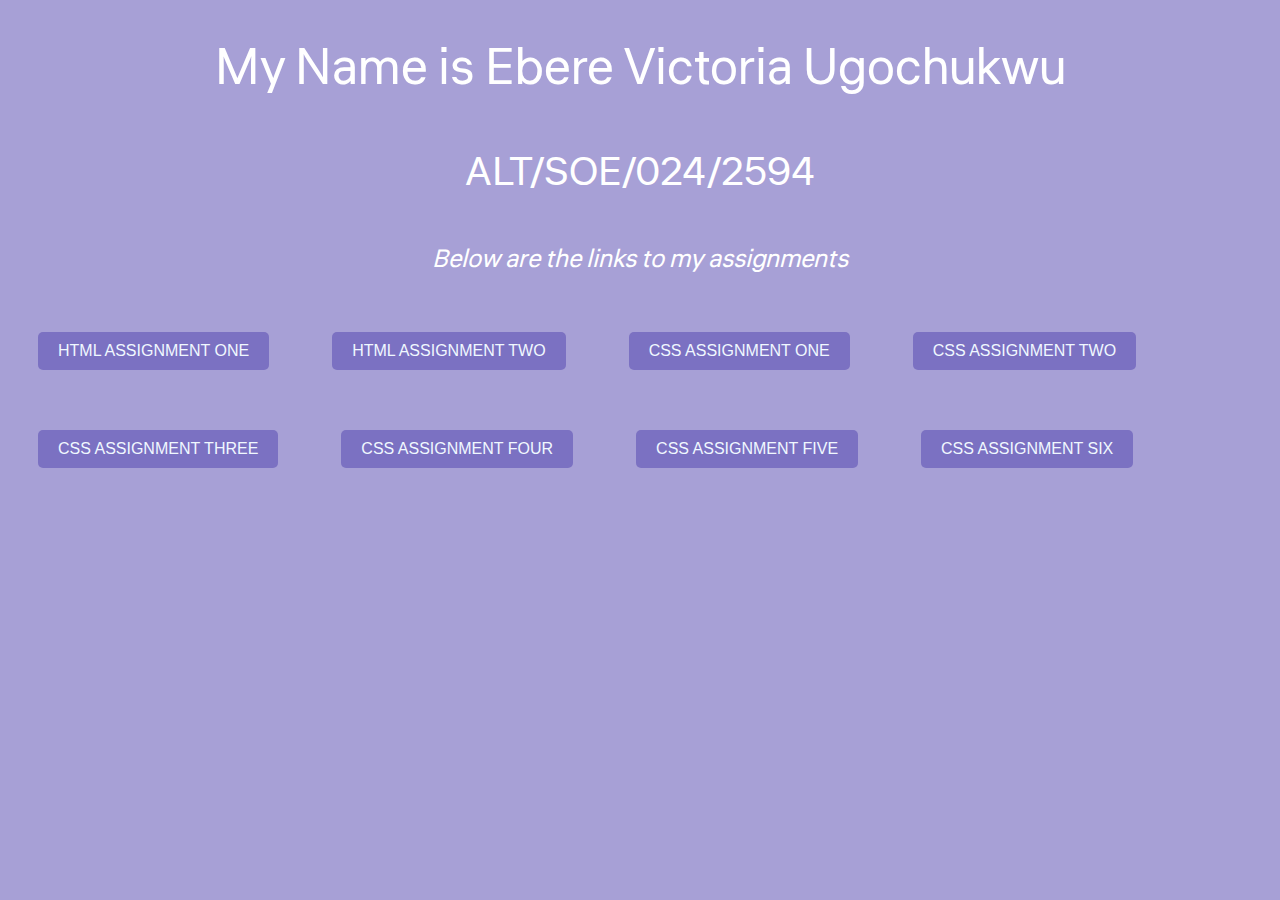
<file: index.html>
<!DOCTYPE html>
<html lang="en">
  <head>
    <meta charset="UTF-8" />
    <meta name="viewport" content="width=device-width, initial-scale=1.0" />
    <title>Ebere's Assignment</title>
    <link rel="stylesheet" type="text/css" href="style.css">
    <!-- Googlefont-->
    <link rel="preconnect" href="https://fonts.googleapis.com">
    <link rel="preconnect" href="https://fonts.gstatic.com" crossorigin>
    <link href="https://fonts.googleapis.com/css2?family=Albert+Sans:ital,wght@0,100..900;1,100..900&family=IBM+Plex+Sans:ital,wght@0,100..700;1,100..700&family=Liter&family=M+PLUS+Rounded+1c&display=swap" rel="stylesheet">
  </head>
  <body>
    <h1>My Name is Ebere Victoria Ugochukwu</h1>
    <p class="student-id">ALT/SOE/024/2594</p>
    <p class="assign-links"><i>Below are the links to my assignments</i></p>

    <button class="custom-button">
      <a href="HTML ASS ONE/index.html">HTML ASSIGNMENT ONE</a>
    </button>
    <button class="custom-button">
      <a href="HTML Assignment two/index.html">HTML ASSIGNMENT TWO</a>
    </button>
    <button class="custom-button">
      <a href="assign_css1/index.html">CSS ASSIGNMENT ONE</a>
    </button>
    <button class="custom-button">
      <a href="assign_css2/index.html">CSS ASSIGNMENT TWO</a>
    </button class="custom-button">
    <button class="custom-button">
      <a href="assign_css3/index.html">CSS ASSIGNMENT THREE</a>
    </button>
    <button class="custom-button">
      <a href="assign_css4/index.html">CSS ASSIGNMENT FOUR</a>
    </button>
    <button class="custom-button">
      <a href="assign_css5/index.html">CSS ASSIGNMENT FIVE</a>
    </button>
    <button class="custom-button">
        <a href="assign_css6/index.html">CSS ASSIGNMENT SIX</a>
      </button>
  </body>
</html>
</file>
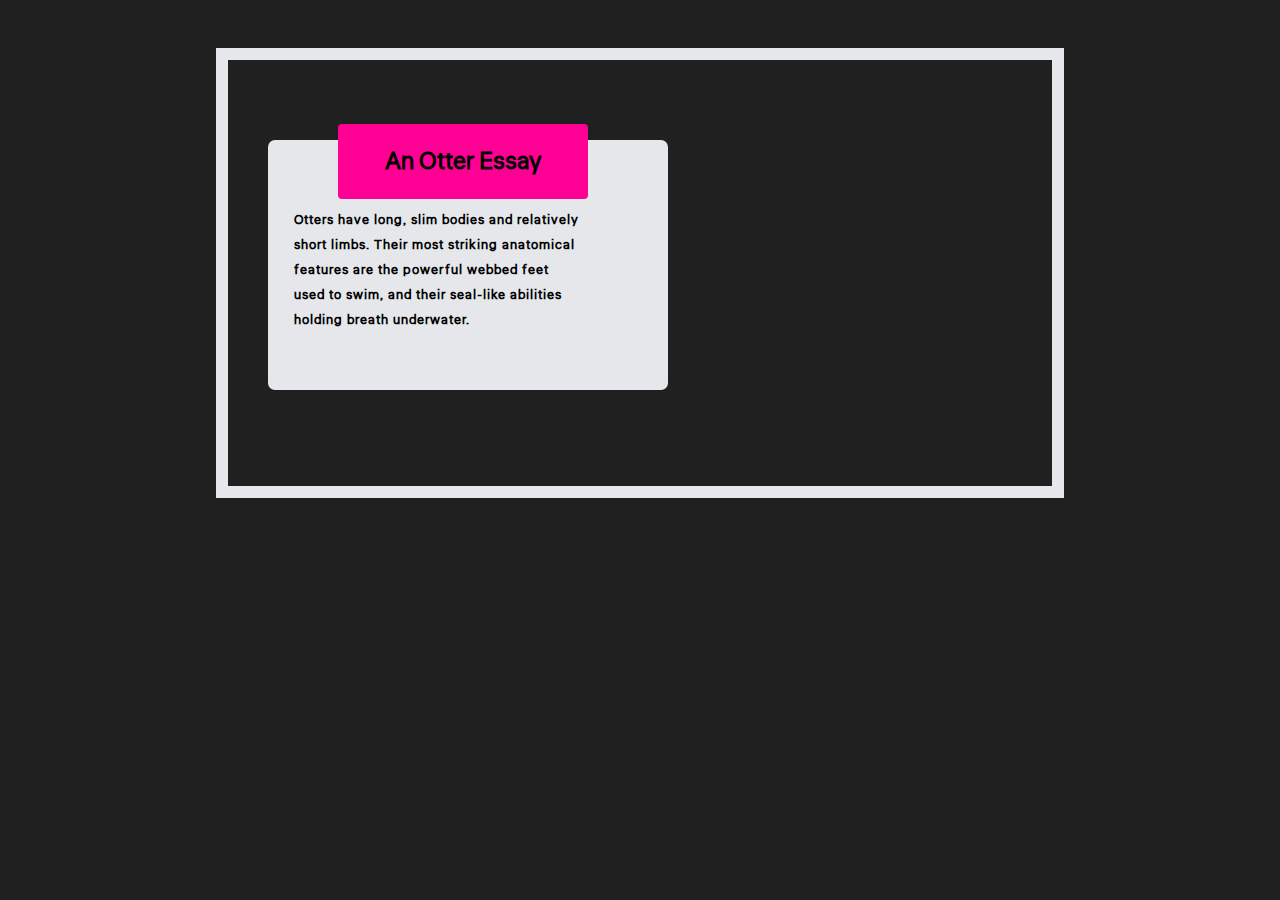
<file: assign_css1/index.html>
<!DOCTYPE html>
<html lang="en">
  <head>
    <meta charset="UTF-8" />
    <meta name="viewport" content="width=device-width, initial-scale=1.0" />
    <title>First CSS Assignment(Otter Essay)</title>
    <link rel="preconnect" href="https://fonts.googleapis.com" />
    <link rel="preconnect" href="https://fonts.gstatic.com" crossorigin />
    <link
      href="https://fonts.googleapis.com/css2?family=Liter&display=swap"
      rel="stylesheet"
    />
    <link rel="stylesheet" type="text/css" href="style.css" />
  </head>
  <body>
    <div class="container">
      <div class="bottom-div">
        <p>
          Otters have long, slim bodies and relatively<br />
          short limbs. Their most striking anatomical<br />
          features are the powerful webbed feet <br />
          used to swim, and their seal-like abilities<br />
          holding breath underwater.
        </p>
      </div>
      <div class="top-div">
        <h2>An Otter Essay</h2>
      </div>
    </div>
  </body>
</html>
</file>
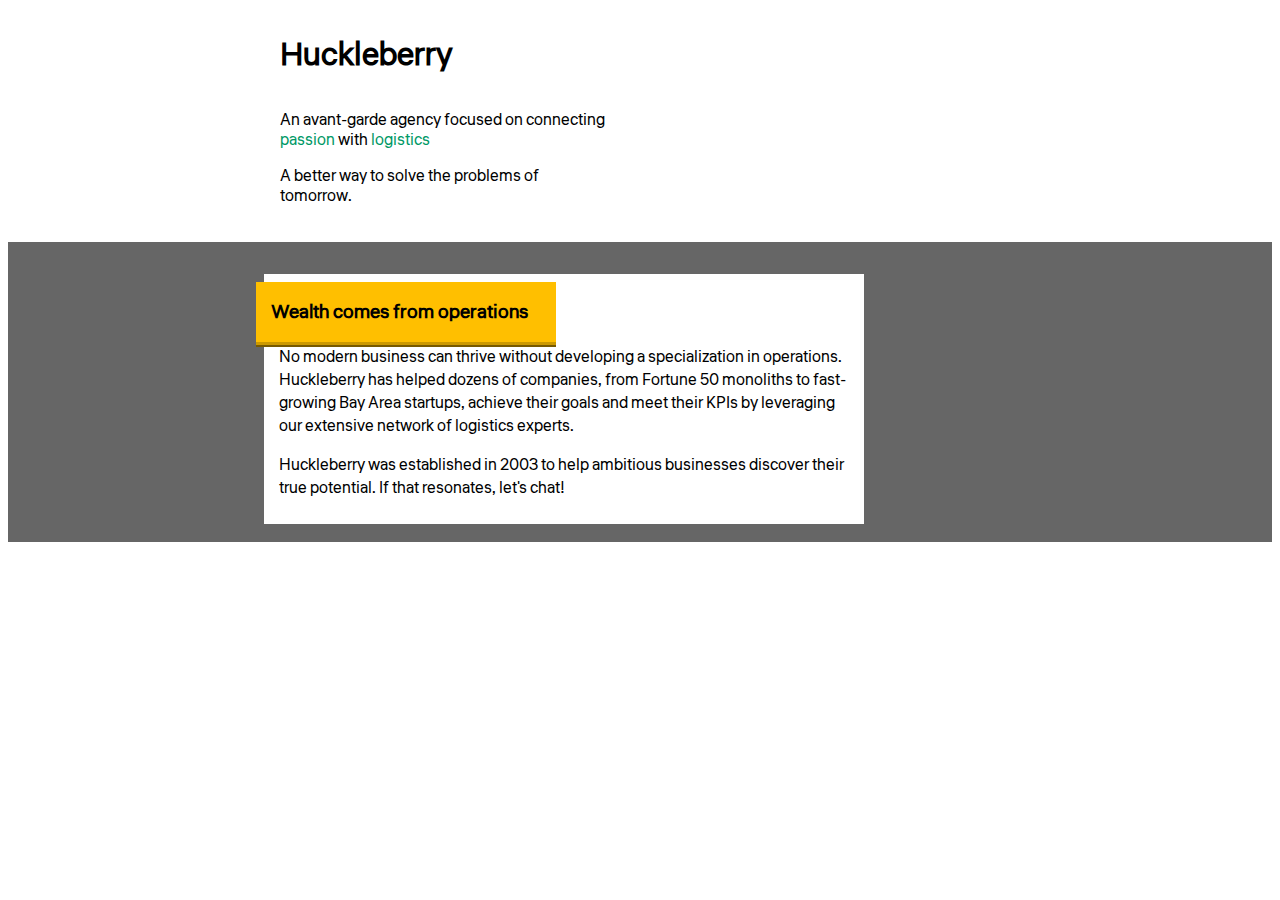
<file: assign_css2/index.html>
<!DOCTYPE html>
<html lang="en">
  <head>
    <meta charset="UTF-8" />
    <meta name="viewport" content="width=device-width, initial-scale=1.0" />
    <title>Second CSS Assignment(Huckleberry)</title>
    <!--Stylesheet-->
    <link rel="stylesheet" type="text/css" href="style.css" />
    <!-- Googlefont-->
    <link rel="preconnect" href="https://fonts.googleapis.com" />
    <link rel="preconnect" href="https://fonts.gstatic.com" crossorigin />
    <link
      href="https://fonts.googleapis.com/css2?family=Albert+Sans:ital,wght@0,100..900;1,100..900&family=Liter&display=swap"
      rel="stylesheet"
    />
  </head>
  <body>
    <div class="header">
      <h1>Huckleberry</h1>
      <p class="first-paragraph">
        An avant-garde agency focused on connecting<br />
        <span style="color: #009966">passion</span> with
        <span style="color: #009966">logistics</span>
      </p>
      <p class="first-paragraph">
        A better way to solve the problems of <br />
        tomorrow.
      </p>
    </div>
    <section>
      <div class="container"></div>
      <div class="bottom-div">
        <p class="bottom-paragraph1">
          No modern business can thrive without developing a specialization in
          operations.<br />
          Huckleberry has helped dozens of companies, from Fortune 50 monoliths
          to fast- <br />
          growing Bay Area startups, achieve their goals and meet their KPIs by
          leveraging <br />
          our extensive network of logistics experts.
        </p>
        <p class="bottom-paragraph2">
          Huckleberry was established in 2003 to help ambitious businesses
          discover their <br />
          true potential. If that resonates, let's chat!
        </p>
      </div>
      <div class="top-div">
        <h2>Wealth comes from operations</h2>
      </div>
    </section>
  </body>
</html>
</file>
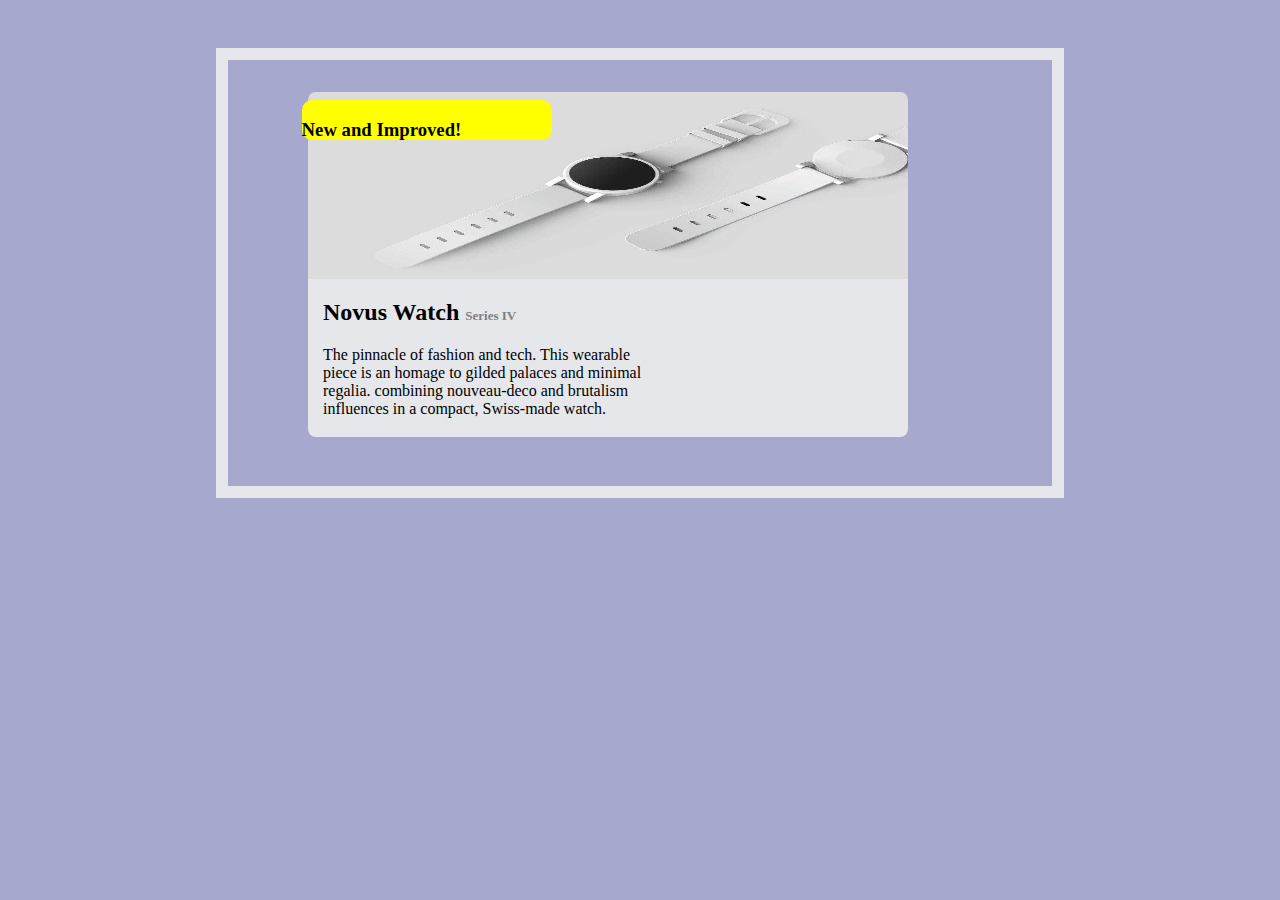
<file: assign_css3/index.html>
<!DOCTYPE html>
<html lang="en">
  <head>
    <meta charset="UTF-8" />
    <meta name="viewport" content="width=device-width, initial-scale=1.0" />
    <title>Third CSS Assignment(Novus Watch)</title>
    <link rel="stylesheet" type="text/css" href="style.css" />
  </head>
  <body>
    <div class="container">
      <img src="assets/image/wristwatch.jpg" alt="" />
      <div class="top-div">
        <h3>New and Improved!</h3>
      </div>
      <div class="bottom-div">
        <h2>
          Novus Watch
          <span style="color: grey; font-size: small">Series IV</span>
        </h2>
        <p>
          The pinnacle of fashion and tech. This wearable <br />
          piece is an homage to gilded palaces and minimal <br />
          regalia. combining nouveau-deco and brutalism <br />
          influences in a compact, Swiss-made watch.
        </p>
      </div>
    </div>
  </body>
</html>
</file>
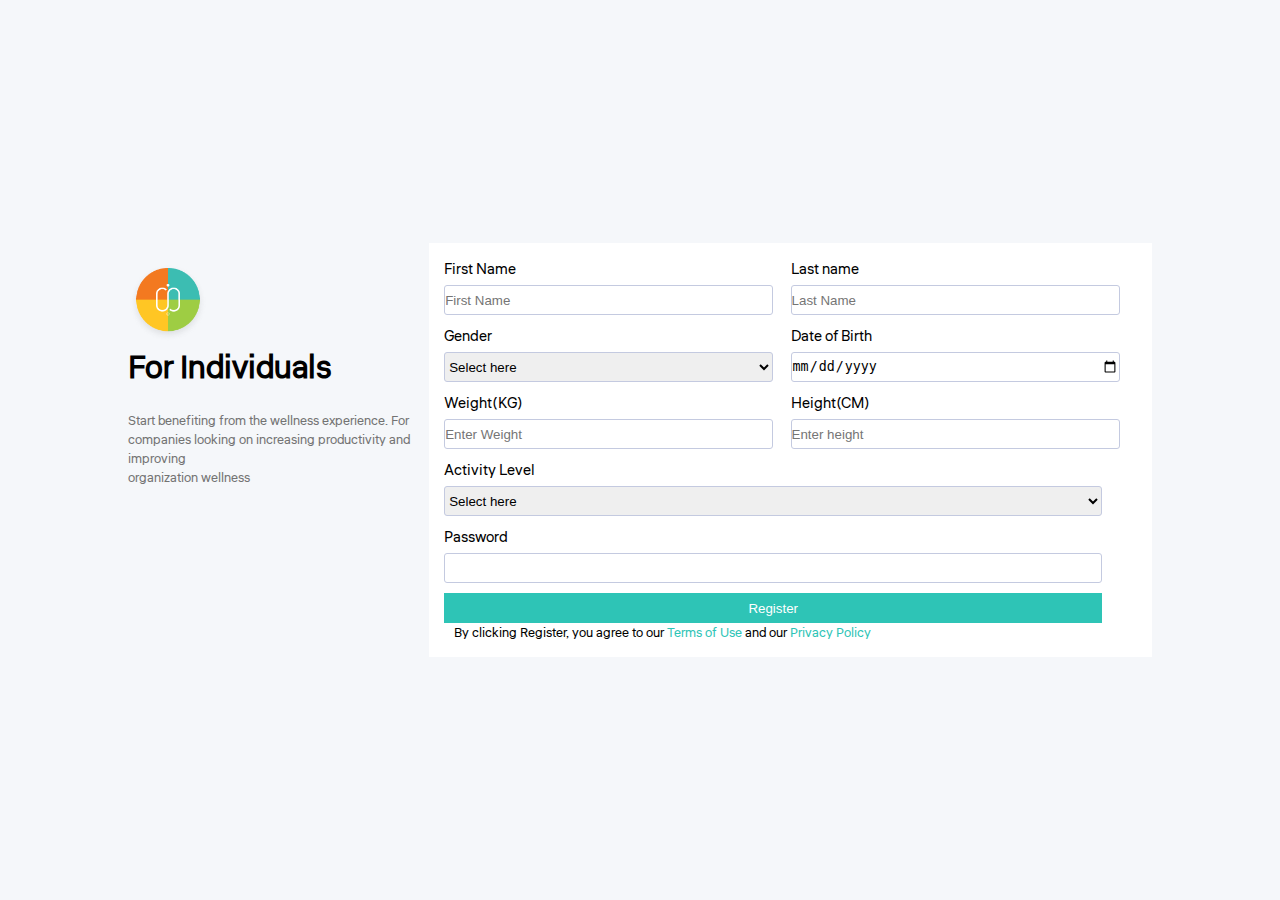
<file: assign_css4/index.html>
<!DOCTYPE html>
<html lang="en">
<head>
    <meta charset="UTF-8">
    <meta name="viewport" content="width=device-width, initial-scale=1.0">
    <title>Trial</title>
    <link rel="stylesheet" type="text/css" href="style.css">
    <link rel="preconnect" href="https://fonts.googleapis.com">
    <link rel="preconnect" href="https://fonts.gstatic.com" crossorigin>
    <link href="https://fonts.googleapis.com/css2?family=Albert+Sans:ital,wght@0,100..900;1,100..900&family=IBM+Plex+Sans:ital,wght@0,100..700;1,100..700&family=Liter&family=M+PLUS+Rounded+1c&display=swap" rel="stylesheet">
</head>
<body>
    <div class="container">
        <div class="left-content">
            <img src="assets/images/Logo.png">
            <h1>For Individuals</h1>
            <p class="paragraph1">Start benefiting from the wellness experience. For <br>
                companies looking on increasing productivity and improving<br>
                organization wellness
            </p>
        </div>
                <form id="main">
                    <div class="row">
                        <div class="column">
                            <label for="name">First Name</label>
                            <input type="text" id="name" placeholder="First Name">
                        </div>
                        <div class="column">
                            <label for="name">Last name</label>
                            <input type="text" id="" placeholder="Last Name">
                        </div>
                    </div>
                    <div class="row">
                        <div class="column">
                            <label>Gender</label>
                            <select name="gender" id="gender">
                                <option value="">Select here</option>
                                <option value="male">Male</option>
                                <option value="female">Female</option>
                            </select>
                        </div>
                        <div class="column">
                            <label>Date of Birth</label>
                            <input type="date">
                        </div>
                    </div>
                    <div class="row">
                        <div class="column">
                            <label>Weight(KG)</label>
                            <input type="text" placeholder="Enter Weight">
                        </div>
                        <div class="column">
                            <label>Height(CM)</label>
                            <input type="text" placeholder="Enter height">
                        </div>
                    </div>
                    <div class="row">
                        <div class="column">
                            <label>Activity Level</label>
                            <select name="activity" id="activity">
                                <option value="">Select here</option>
                            </select>   
                        </div>
                    </div>
                    <div class="row">
                        <div class="column">
                            <label>Password</label>
                            <input type="password" placeholder="">

                        </div>
                    </div>
                    <button>Register</button>
                    <p class="paragraph2">By clicking Register, you agree to our <span style="color: #2EC4B6;">Terms of Use</span> and our <span style="color: #2EC4B6;">Privacy Policy</span></p>
                </form>

    </div>
    
</body>
</html>
</file>
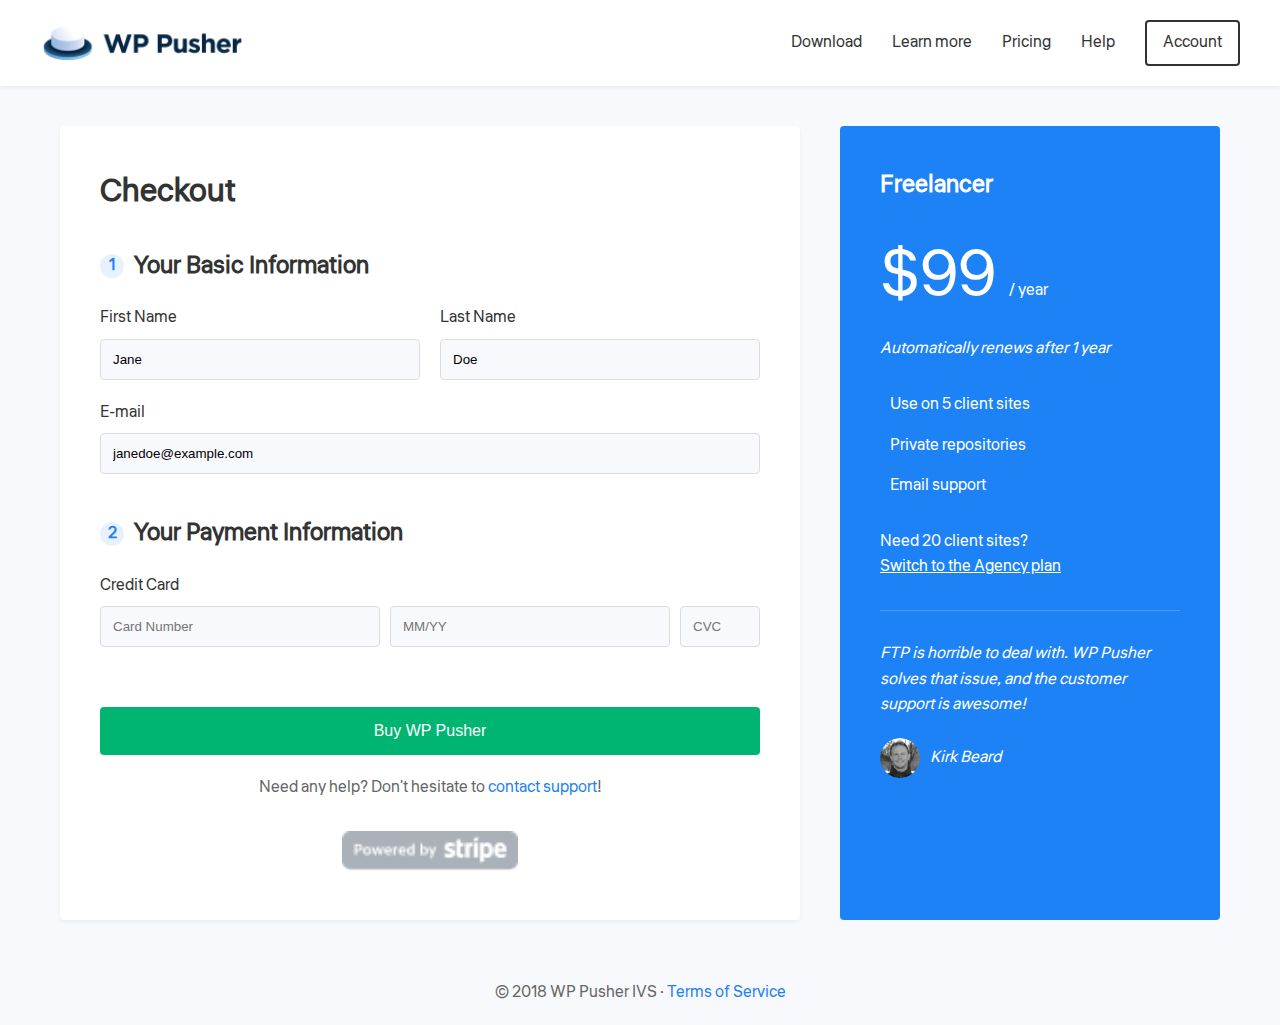
<file: assign_css5/index.html>
<!DOCTYPE html>
<html lang="en">
<head>
    <meta charset="UTF-8">
    <meta name="viewport" content="width=device-width, initial-scale=1.0">
    <title>CSS Assignment Five(WF Pusher)</title>
    <!--Stylesheet-->
    <link rel="stylesheet" type="text/css" href="style.css">
    <!-- Googlefont-->
    <link rel="preconnect" href="https://fonts.googleapis.com">
    <link rel="preconnect" href="https://fonts.gstatic.com" crossorigin>
    <link href="https://fonts.googleapis.com/css2?family=Albert+Sans:ital,wght@0,100..900;1,100..900&family=IBM+Plex+Sans:ital,wght@0,100..700;1,100..700&family=Liter&family=M+PLUS+Rounded+1c&display=swap" rel="stylesheet">
</head>
<body>
    <body>
        <!-- Navigation bar -->
        <nav class="nav">
            <a href="#" class="logo">
                <img src="assets/images/wppusher-logo copy.png" alt="WP Pusher Logo">
            </a>
            <div class="nav-links">
                <a href="#">Download</a>
                <a href="#">Learn more</a>
                <a href="#">Pricing</a>
                <a href="#">Help</a>
                <a href="#" class="account-btn">Account</a>
            </div>
        </nav>
        <!-- Left content -->
        <div class="container">
            <div class="checkout-form">
                <h1 class="section-title">Checkout</h1>
                
                <div class="form-section">
                    <div class="section-header">
                        <span class="section-number">1</span>
                        <h2>Your Basic Information</h2>
                    </div>
                    <div class="form-row">
                        <div class="form-group">
                            <label>First Name</label>
                            <input type="text" value="Jane">
                        </div>
                        <div class="form-group">
                            <label>Last Name</label>
                            <input type="text" value="Doe">
                        </div>
                    </div>
                    <div class="form-group">
                        <label>E-mail</label>
                        <input type="email" value="janedoe@example.com">
                    </div>
                </div>
    
                <div class="form-section">
                    <div class="section-header">
                        <span class="section-number">2</span>
                        <h2>Your Payment Information</h2>
                    </div>
                    <div class="form-group">
                        <label>Credit Card</label>
                        <div class="card-input">
                            <input type="text" placeholder="Card Number">
                            <input type="text" placeholder="MM/YY">
                            <input type="text" placeholder="CVC">
                        </div>
                    </div>
                </div>
    
                <button class="buy-button">Buy WP Pusher</button>
    
                <div class="help-text">
                    <i class="fa-regular fa-circle-question"></i>
                    Need any help? Don't hesitate to <a href="#">contact support</a>!
                </div>
    
                <div class="stripe-badge">
                    <img src="assets/images/Shape.png" height="40px" alt="Powered by Stripe">
                </div>
            </div>
            <!-- Right Content -->
            <div class="price-card">
                <h2 class="plan-name">Freelancer</h2>
                <div class="price">$99 <span>/ year</span></div>
                <p class="renewal-text">Automatically renews after 1 year</p>
    
                <ul class="features">
                    <li><i class="fa-solid fa-check"></i> Use on 5 client sites</li>
                    <li><i class="fa-solid fa-check"></i> Private repositories</li>
                    <li><i class="fa-solid fa-check"></i> Email support</li>
                </ul>
    
                <div class="upgrade-text">
                    Need 20 client sites?<br>
                    <a href="#">Switch to the Agency plan</a>
                </div>
    
                <div class="testimonial">
                    FTP is horrible to deal with. WP Pusher solves that issue, and the customer support is awesome!
                    <div class="testimonial-author">
                        <img src="assets/images/Bitmap.png" alt="Kirk Beard">
                        Kirk Beard
                    </div>
                </div>
            </div>
        </div>
        <!-- Footer -->
        <footer class="footer">
            © 2018 WP Pusher IVS · <a href="#">Terms of Service</a>
        </footer>
    </body>
   
</body>
</html>
</file>
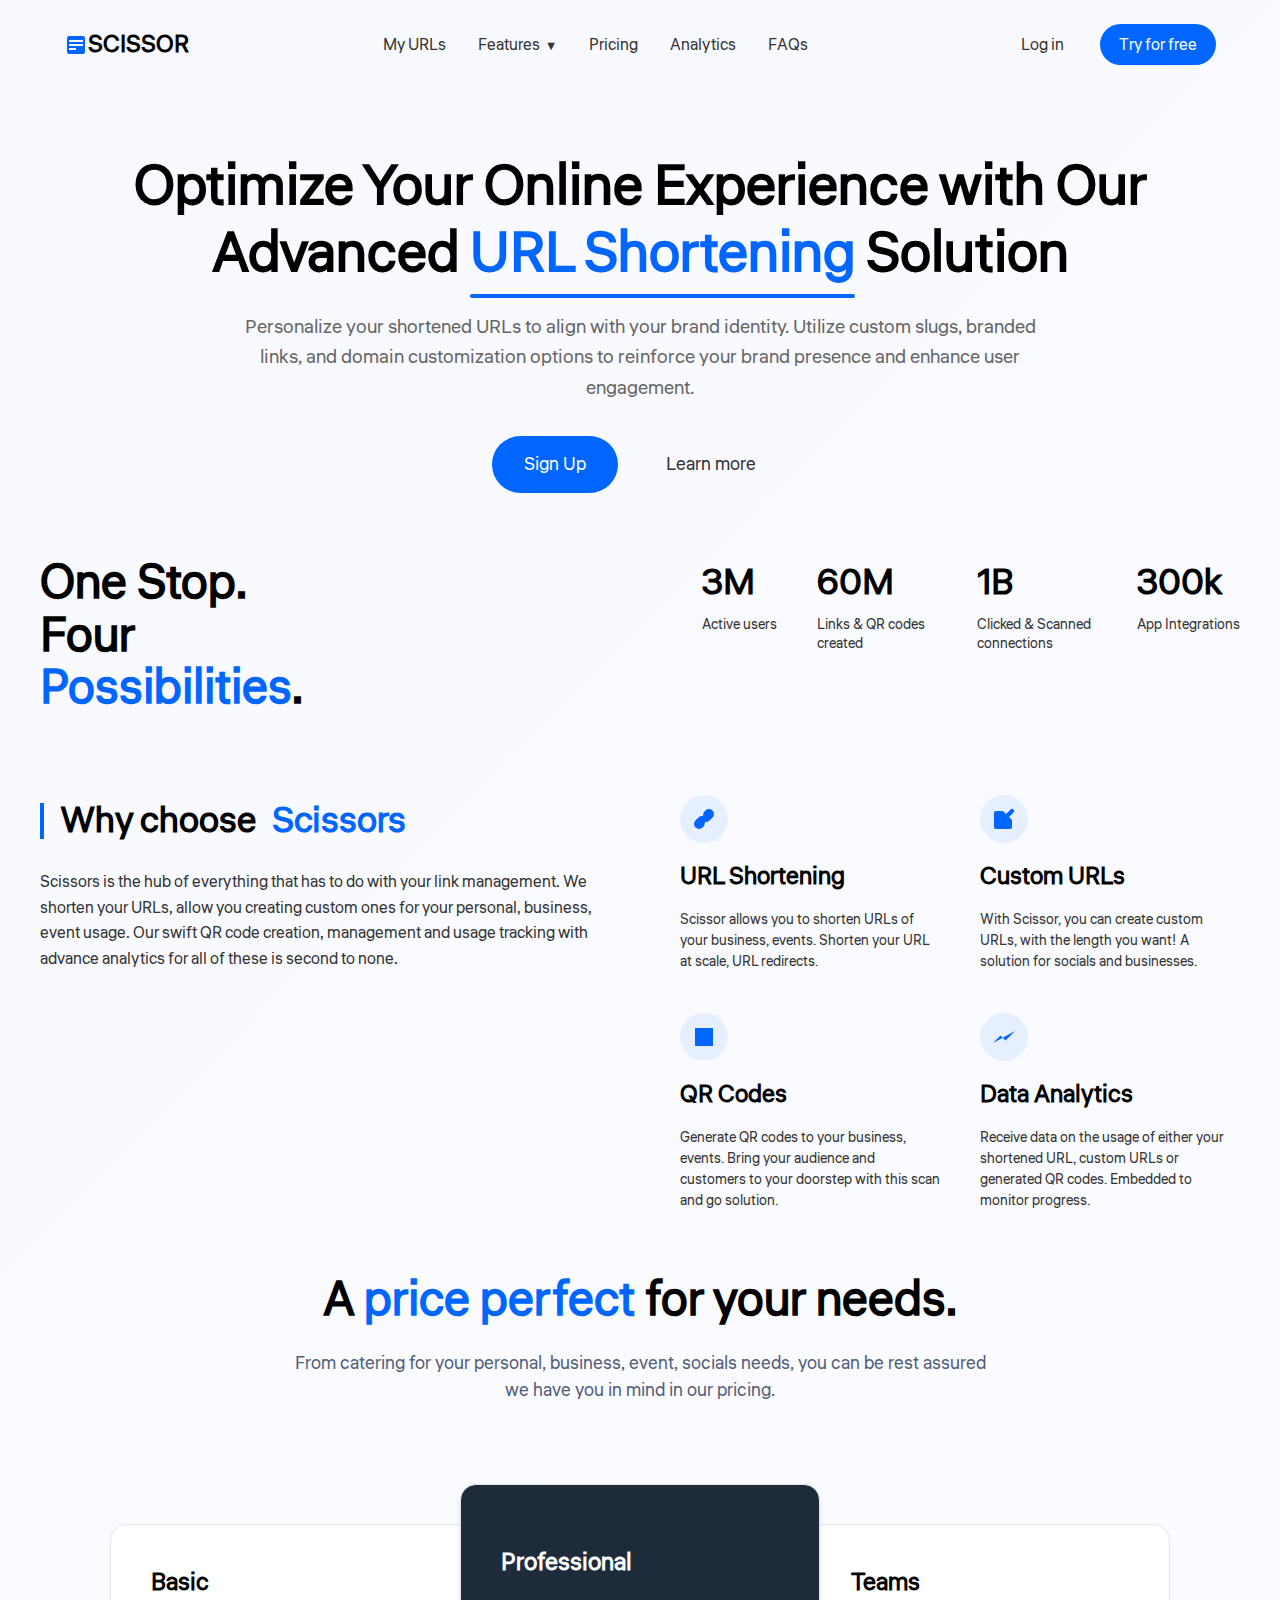
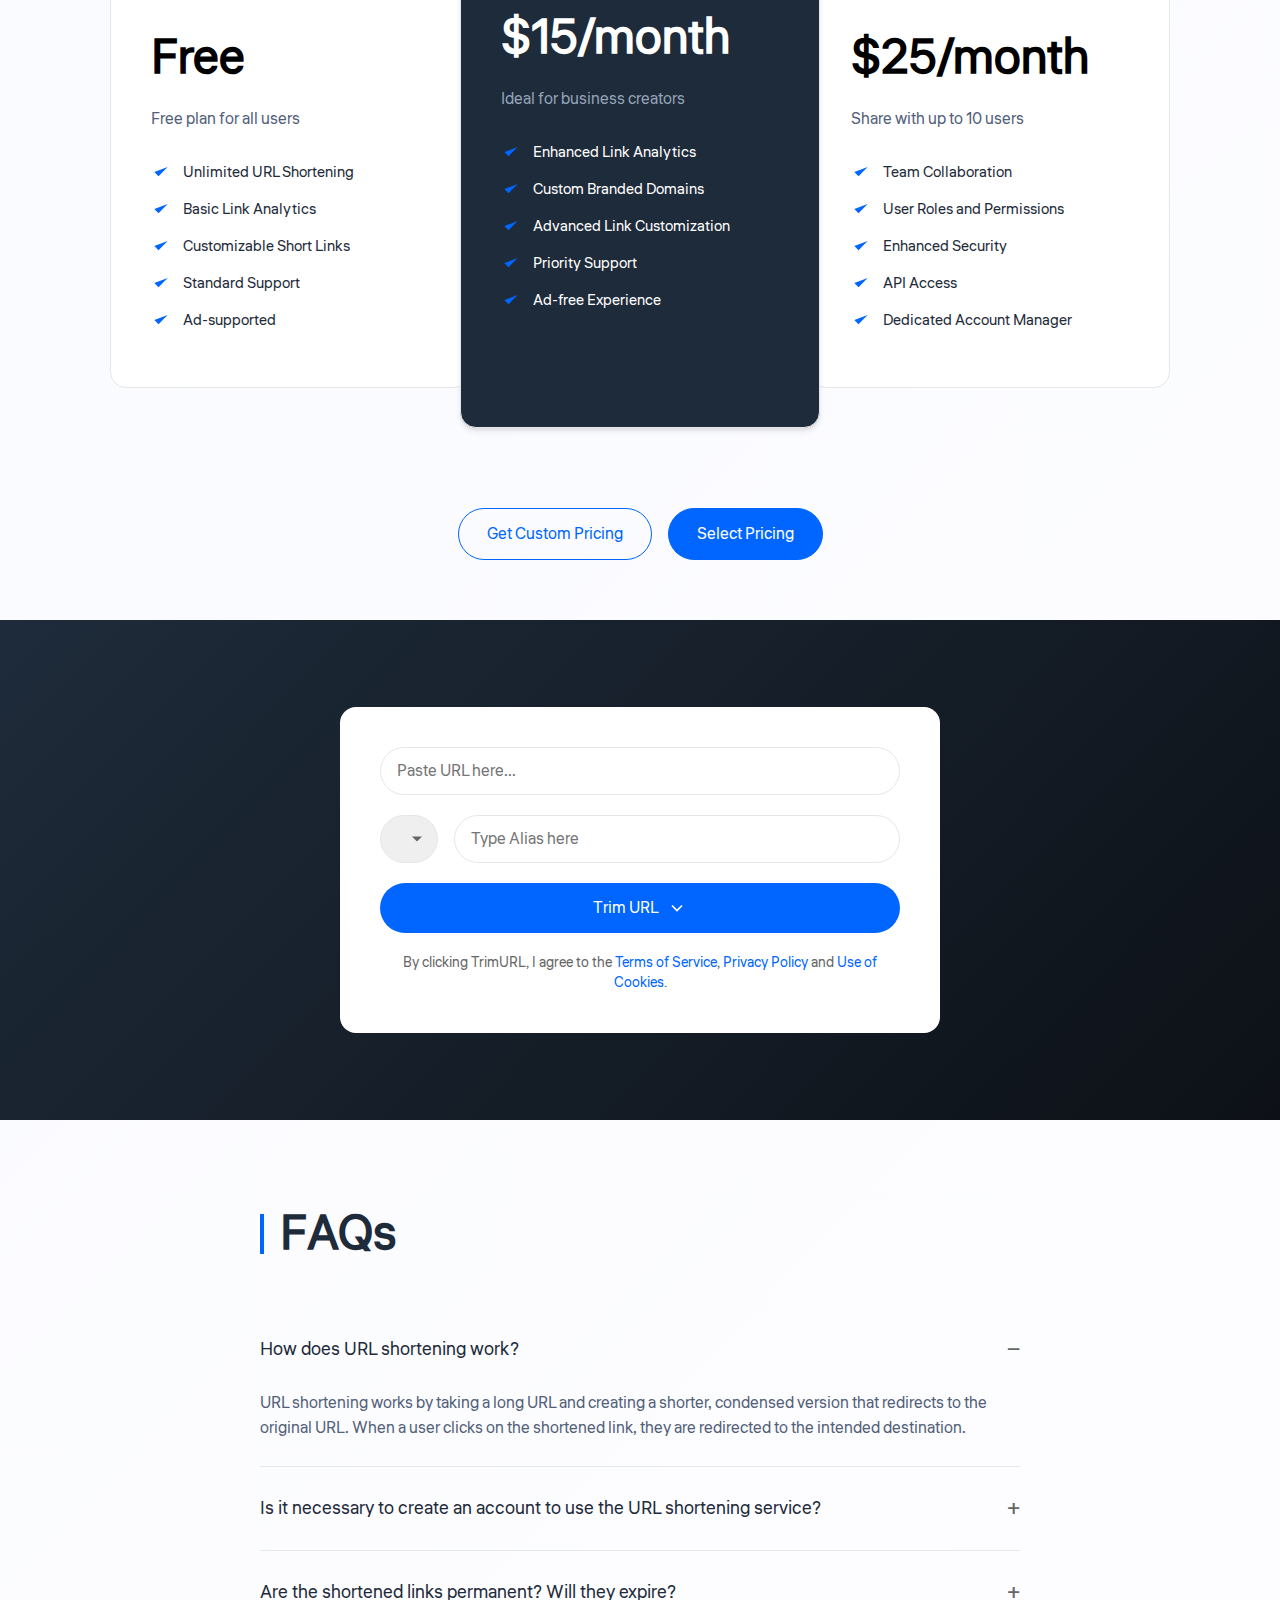
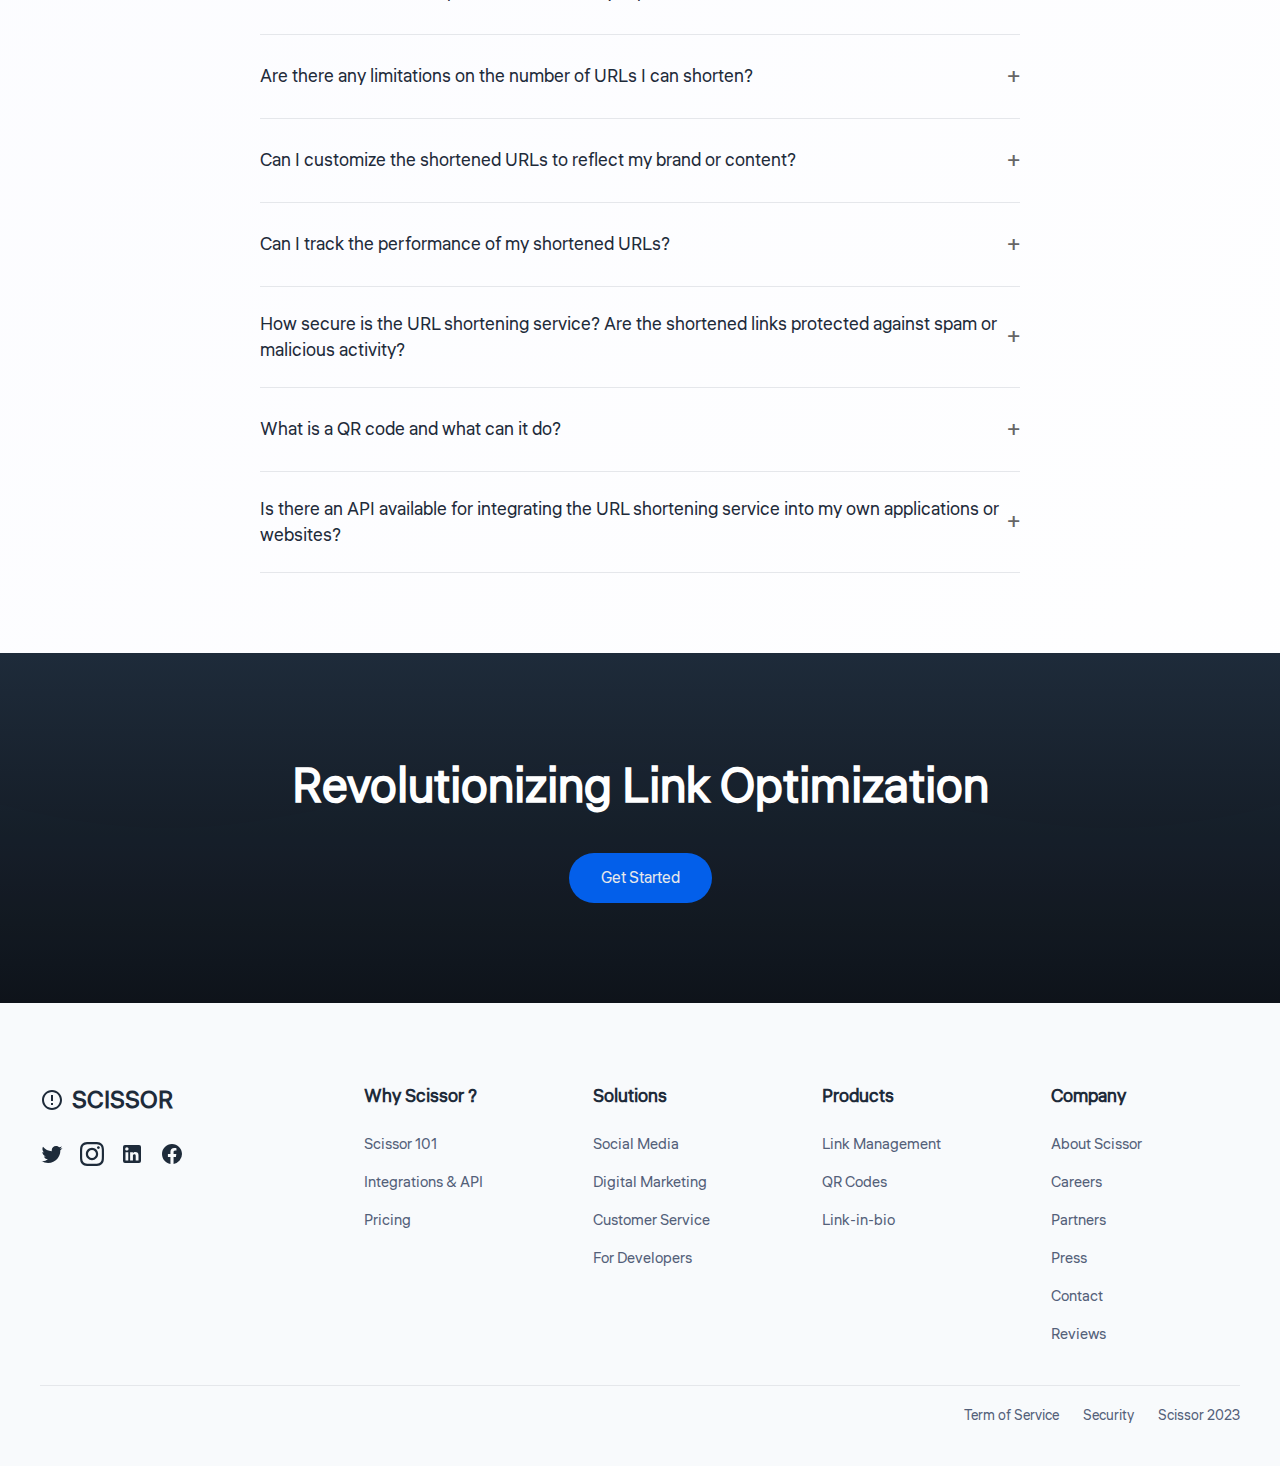
<file: assign_css6/index.html>
<!DOCTYPE html>
<html lang="en">
<head>
    <meta charset="UTF-8">
    <meta name="viewport" content="width=device-width, initial-scale=1.0">
    <title>CSS Assignment Six(Scissor)</title>
    <link rel="stylesheet" type="text/css" href="style.css">
    <link rel="preconnect" href="https://fonts.googleapis.com">
    <link rel="preconnect" href="https://fonts.gstatic.com" crossorigin>
    <link href="https://fonts.googleapis.com/css2?family=Albert+Sans:ital,wght@0,100..900;1,100..900&family=IBM+Plex+Sans:ital,wght@0,100..700;1,100..700&family=Liter&family=M+PLUS+Rounded+1c&display=swap" rel="stylesheet">
</head>
<body>
    <!-- Navigation bar -->
        <nav class="navbar">
            <a href="#" class="logo">
                <svg width="24" height="24" viewBox="0 0 24 24" fill="#0066FF">
                    <path d="M19 3H5c-1.1 0-2 .9-2 2v14c0 1.1.9 2 2 2h14c1.1 0 2-.9 2-2V5c0-1.1-.9-2-2-2zm-7 14H5v-2h7v2zm7-4H5v-2h14v2zm0-4H5V7h14v2z"/>
                </svg>
                SCISSOR
            </a>
            <div class="nav-links">
                <a href="#">My URLs</a>
                <a href="#" class="features">Features</a>
                <a href="#">Pricing</a>
                <a href="#">Analytics</a>
                <a href="#">FAQs</a>
            </div>
            <div class="cta-buttons">
                <a href="#" class="btn btn-login">Log in</a>
                <a href="#" class="btn btn-try">Try for free</a>
            </div>
        </nav>
    
        <main class="hero">
            <h1>Optimize Your Online Experience with Our<br>Advanced <span class="highlight">URL Shortening</span> Solution</h1>
            <p>Personalize your shortened URLs to align with your brand identity. Utilize custom slugs, branded links, and domain customization options to reinforce your brand presence and enhance user engagement.</p>
            <div class="hero-buttons">
                <a href="#" class="btn btn-try btn-large">Sign Up</a>
                <a href="#" class="btn btn-login btn-large">Learn more</a>
            </div>
        </main>
    
        <section class="hero-section">
            <h1 class="hero-title">One Stop.<br>Four <span class="blue-text">Possibilities</span>.</h1>
    
            <div class="stats-container">
                <div class="stat-item">
                    <div class="stat-number">3M</div>
                    <div class="stat-text">Active users</div>
                </div>
                <div class="stat-item">
                    <div class="stat-number">60M</div>
                    <div class="stat-text">Links & QR codes created</div>
                </div>
                <div class="stat-item">
                    <div class="stat-number">1B</div>
                    <div class="stat-text">Clicked & Scanned connections</div>
                </div>
                <div class="stat-item">
                    <div class="stat-number">300k</div>
                    <div class="stat-text">App Integrations</div>
                </div>
            </div>
        </section>
    
        <section class="features-section">
            <div class="features-header">
                <h2 class="features-title">Why choose <span class="blue-text">Scissors</span></h2>
                <p class="features-description">
                    Scissors is the hub of everything that has to do with your link management. We shorten your URLs, allow you creating custom ones for your personal, business, event usage. Our swift QR code creation, management and usage tracking with advance analytics for all of these is second to none.
                </p>
            </div>
    
            <div class="features-grid">
                <div class="feature-item">
                    <div class="feature-icon">
                        <svg viewBox="0 0 24 24">
                            <path d="M10 13a5 5 0 0 0 7.54.54l3-3a5 5 0 0 0-7.07-7.07l-1.72 1.71"></path>
                            <path d="M14 11a5 5 0 0 0-7.54-.54l-3 3a5 5 0 0 0 7.07 7.07l1.71-1.71"></path>
                        </svg>
                    </div>
                    <h3 class="feature-title">URL Shortening</h3>
                    <p class="feature-text">Scissor allows you to shorten URLs of your business, events. Shorten your URL at scale, URL redirects.</p>
                </div>
                <div class="feature-item">
                    <div class="feature-icon">
                        <svg viewBox="0 0 24 24">
                            <path d="M11 4H4a2 2 0 0 0-2 2v14a2 2 0 0 0 2 2h14a2 2 0 0 0 2-2v-7"></path>
                            <path d="M18.5 2.5a2.121 2.121 0 0 1 3 3L12 15l-4 1 1-4 9.5-9.5z"></path>
                        </svg>
                    </div>
                    <h3 class="feature-title">Custom URLs</h3>
                    <p class="feature-text">With Scissor, you can create custom URLs, with the length you want! A solution for socials and businesses.</p>
                </div>
                <div class="feature-item">
                    <div class="feature-icon">
                        <svg viewBox="0 0 24 24">
                            <path d="M3 3h18v18H3z"></path>
                        </svg>
                    </div>
                    <h3 class="feature-title">QR Codes</h3>
                    <p class="feature-text">Generate QR codes to your business, events. Bring your audience and customers to your doorstep with this scan and go solution.</p>
                </div>
                <div class="feature-item">
                    <div class="feature-icon">
                        <svg viewBox="0 0 24 24">
                            <path d="M23 6l-9.5 9.5-5-5L1 18"></path>
                        </svg>
                    </div>
                    <h3 class="feature-title">Data Analytics</h3>
                    <p class="feature-text">Receive data on the usage of either your shortened URL, custom URLs or generated QR codes. Embedded to monitor progress.</p>
                </div>
            </div>
        </section>
    
        <div class="x92jd">
            <h1 class="h37ky">A <span class="b52mn">price perfect</span> for your needs.</h1>
            <p class="p94xt">From catering for your personal, business, event, socials needs, you can be rest assured we have you in mind in our pricing.</p>
            
            <div class="c73lq">
                <div class="w45pj">
                    <h2 class="t28dk">Basic</h2>
                    <div class="p52jx">Free</div>
                    <p class="d94hs">Free plan for all users</p>
                    <ul class="l63xt">
                        <li class="i47ym">
                            <svg class="s83jk" viewBox="0 0 24 24">
                                <path d="M20 6L9 17l-5-5"></path>
                            </svg>
                            Unlimited URL Shortening
                        </li>
                        <li class="i47ym">
                            <svg class="s83jk" viewBox="0 0 24 24">
                                <path d="M20 6L9 17l-5-5"></path>
                            </svg>
                            Basic Link Analytics
                        </li>
                        <li class="i47ym">
                            <svg class="s83jk" viewBox="0 0 24 24">
                                <path d="M20 6L9 17l-5-5"></path>
                            </svg>
                            Customizable Short Links
                        </li>
                        <li class="i47ym">
                            <svg class="s83jk" viewBox="0 0 24 24">
                                <path d="M20 6L9 17l-5-5"></path>
                            </svg>
                            Standard Support
                        </li>
                        <li class="i47ym">
                            <svg class="s83jk" viewBox="0 0 24 24">
                                <path d="M20 6L9 17l-5-5"></path>
                            </svg>
                            Ad-supported
                        </li>
                    </ul>
                </div>
    
                <div class="w45pj m67nx">
                    <h2 class="t28dk">Professional</h2>
                    <div class="p52jx">$15/month</div>
                    <p class="d94hs">Ideal for business creators</p>
                    <ul class="l63xt">
                        <li class="i47ym">
                            <svg class="s83jk" viewBox="0 0 24 24">
                                <path d="M20 6L9 17l-5-5"></path>
                            </svg>
                            Enhanced Link Analytics
                        </li>
                        <li class="i47ym">
                            <svg class="s83jk" viewBox="0 0 24 24">
                                <path d="M20 6L9 17l-5-5"></path>
                            </svg>
                            Custom Branded Domains
                        </li>
                        <li class="i47ym">
                            <svg class="s83jk" viewBox="0 0 24 24">
                                <path d="M20 6L9 17l-5-5"></path>
                            </svg>
                            Advanced Link Customization
                        </li>
                        <li class="i47ym">
                            <svg class="s83jk" viewBox="0 0 24 24">
                                <path d="M20 6L9 17l-5-5"></path>
                            </svg>
                            Priority Support
                        </li>
                        <li class="i47ym">
                            <svg class="s83jk" viewBox="0 0 24 24">
                                <path d="M20 6L9 17l-5-5"></path>
                            </svg>
                            Ad-free Experience
                        </li>
                    </ul>
                </div>
    
                <div class="w45pj">
                    <h2 class="t28dk">Teams</h2>
                    <div class="p52jx">$25/month</div>
                    <p class="d94hs">Share with up to 10 users</p>
                    <ul class="l63xt">
                        <li class="i47ym">
                            <svg class="s83jk" viewBox="0 0 24 24">
                                <path d="M20 6L9 17l-5-5"></path>
                            </svg>
                            Team Collaboration
                        </li>
                        <li class="i47ym">
                            <svg class="s83jk" viewBox="0 0 24 24">
                                <path d="M20 6L9 17l-5-5"></path>
                            </svg>
                            User Roles and Permissions
                        </li>
                        <li class="i47ym">
                            <svg class="s83jk" viewBox="0 0 24 24">
                                <path d="M20 6L9 17l-5-5"></path>
                            </svg>
                            Enhanced Security
                        </li>
                        <li class="i47ym">
                            <svg class="s83jk" viewBox="0 0 24 24">
                                <path d="M20 6L9 17l-5-5"></path>
                            </svg>
                            API Access
                        </li>
                        <li class="i47ym">
                            <svg class="s83jk" viewBox="0 0 24 24">
                                <path d="M20 6L9 17l-5-5"></path>
                            </svg>
                            Dedicated Account Manager
                        </li>
                    </ul>
                </div>
            </div>
    
            <div class="b37kt">
                <button class="g94mx">Get Custom Pricing</button>
                <button class="g94mx h26lp">Select Pricing</button>
            </div>
        </div>
    
        <div class="hero-section2">
            <div class="form-container">
                <form class="form-group">
                    <input type="url" class="input-field" placeholder="Paste URL here...">
                    <div class="input-row">
                        <div class="select-wrapper">
                            <select class="input-field">
                                <option value="">Choose Domain</option>
                                <option value="scissors.com">scissors.com</option>
                                <option value="scsr.me">scsr.me</option>
                            </select>
                        </div>
                        <input type="text" class="input-field" placeholder="Type Alias here">
                    </div>
                    <button type="submit" class="submit-btn">
                        Trim URL
                        <svg width="20" height="20" viewBox="0 0 24 24" fill="none" stroke="currentColor" stroke-width="2">
                            <path d="M6 9l6 6 6-6"/>
                        </svg>
                    </button>
                    <p class="terms-text">
                        By clicking TrimURL, I agree to the <a href="#">Terms of Service</a>,
                        <a href="#">Privacy Policy</a> and <a href="#">Use of Cookies</a>.
                    </p>
                </form>
            </div>
        </div>
    
        <div class="faq-section">
            <h2 class="faq-title">FAQs</h2>
            
            <div class="faq-item active">
                <div class="faq-question">How does URL shortening work?</div>
                <div class="faq-answer">
                    URL shortening works by taking a long URL and creating a shorter, condensed version that redirects to the original URL. When a user clicks on the shortened link, they are redirected to the intended destination.
                </div>
            </div>
    
           
            
                <div class="faq-item">
                    <div class="faq-question">Is it necessary to create an account to use the URL shortening service?</div>
                    <div class="faq-answer">
                        While you can use basic URL shortening features without an account, creating one gives you access to additional features like custom URLs, analytics, and link management.
                    </div>
                </div>
            
                <div class="faq-item">
                    <div class="faq-question">Are the shortened links permanent? Will they expire?</div>
                    <div class="faq-answer">
                        Our shortened links are permanent and will not expire unless explicitly deleted by the user or flagged for violation of our terms of service.
                    </div>
                </div>
            
                <div class="faq-item">
                    <div class="faq-question">Are there any limitations on the number of URLs I can shorten?</div>
                    <div class="faq-answer">
                        Free users have a monthly limit on URL shortening. Premium users enjoy unlimited URL shortening capabilities.
                    </div>
                </div>
            
                <div class="faq-item">
                    <div class="faq-question">Can I customize the shortened URLs to reflect my brand or content?</div>
                    <div class="faq-answer">
                        Yes, premium users can create custom branded URLs that reflect their brand identity or content.
                    </div>
                </div>
            
                <div class="faq-item">
                    <div class="faq-question">Can I track the performance of my shortened URLs?</div>
                    <div class="faq-answer">
                        Yes, we provide detailed analytics including click rates, geographic data, and device information for all shortened URLs.
                    </div>
                </div>
            
                <div class="faq-item">
                    <div class="faq-question">How secure is the URL shortening service? Are the shortened links protected against spam or malicious activity?</div>
                    <div class="faq-answer">
                        We employ multiple security measures to protect against spam and malicious activity, including link scanning and user reporting systems.
                    </div>
                </div>
            
                <div class="faq-item">
                    <div class="faq-question">What is a QR code and what can it do?</div>
                    <div class="faq-answer">
                        A QR code is a two-dimensional barcode that can be scanned by smartphones to quickly access websites or information without typing URLs.
                    </div>
                </div>
            
                <div class="faq-item">
                    <div class="faq-question">Is there an API available for integrating the URL shortening service into my own applications or websites?</div>
                    <div class="faq-answer">
                        Yes, we offer a comprehensive API for developers to integrate our URL shortening service into their applications.
                    </div>
                </div>
            </div>
            
        </div>
    
        <section class="wave-section">
            <h1 class="wave-title">Revolutionizing Link Optimization</h1>
            <button class="get-started-btn">Get Started</button>
        </section>
    
        <footer class="footer">
            <div class="footer-content">
                <div class="footer-brand">
                    <a href="/" class="footer-logo">
                        <svg width="24" height="24" viewBox="0 0 24 24" fill="#1E2B3A">
                            <path d="M12 2C6.48 2 2 6.48 2 12s4.48 10 10 10 10-4.48 10-10S17.52 2 12 2zm0 18c-4.41 0-8-3.59-8-8s3.59-8 8-8 8 3.59 8 8-3.59 8-8 8zm-1-13h2v6h-2zm0 8h2v2h-2z"/>
                        </svg>
                        SCISSOR
                    </a>
                    <div class="social-links">
                        <a href="#" aria-label="Twitter"><svg class="social-icon" viewBox="0 0 24 24"><path fill="currentColor" d="M22.46 6c-.77.35-1.6.58-2.46.69.88-.53 1.56-1.37 1.88-2.38-.83.5-1.75.85-2.72 1.05C18.37 4.5 17.26 4 16 4c-2.35 0-4.27 1.92-4.27 4.29 0 .34.04.67.11.98C8.28 9.09 5.11 7.38 3 4.79c-.37.63-.58 1.37-.58 2.15 0 1.49.75 2.81 1.91 3.56-.71 0-1.37-.2-1.95-.5v.03c0 2.08 1.48 3.82 3.44 4.21a4.22 4.22 0 0 1-1.93.07 4.28 4.28 0 0 0 4 2.98 8.521 8.521 0 0 1-5.33 1.84c-.34 0-.68-.02-1.02-.06C3.44 20.29 5.7 21 8.12 21 16 21 20.33 14.46 20.33 8.79c0-.19 0-.37-.01-.56.84-.6 1.56-1.36 2.14-2.23z"/></svg></a>
                        <a href="#" aria-label="Instagram"><svg class="social-icon" viewBox="0 0 24 24"><path fill="currentColor" d="M12 2.163c3.204 0 3.584.012 4.85.07 3.252.148 4.771 1.691 4.919 4.919.058 1.265.069 1.645.069 4.849 0 3.205-.012 3.584-.069 4.849-.149 3.225-1.664 4.771-4.919 4.919-1.266.058-1.644.07-4.85.07-3.204 0-3.584-.012-4.849-.07-3.26-.149-4.771-1.699-4.919-4.92-.058-1.265-.07-1.644-.07-4.849 0-3.204.013-3.583.07-4.849.149-3.227 1.664-4.771 4.919-4.919 1.266-.057 1.645-.069 4.849-.069zm0-2.163c-3.259 0-3.667.014-4.947.072-4.358.2-6.78 2.618-6.98 6.98-.059 1.281-.073 1.689-.073 4.948 0 3.259.014 3.668.072 4.948.2 4.358 2.618 6.78 6.98 6.98 1.281.058 1.689.072 4.948.072 3.259 0 3.668-.014 4.948-.072 4.354-.2 6.782-2.618 6.979-6.98.059-1.28.073-1.689.073-4.948 0-3.259-.014-3.667-.072-4.947-.196-4.354-2.617-6.78-6.979-6.98-1.281-.059-1.69-.073-4.949-.073zm0 5.838c-3.403 0-6.162 2.759-6.162 6.162s2.759 6.163 6.162 6.163 6.162-2.759 6.162-6.163c0-3.403-2.759-6.162-6.162-6.162zm0 10.162c-2.209 0-4-1.79-4-4 0-2.209 1.791-4 4-4s4 1.791 4 4c0 2.21-1.791 4-4 4zm6.406-11.845c-.796 0-1.441.645-1.441 1.44s.645 1.44 1.441 1.44c.795 0 1.439-.645 1.439-1.44s-.644-1.44-1.439-1.44z"/></svg></a>
                        <a href="#" aria-label="LinkedIn"><svg class="social-icon" viewBox="0 0 24 24"><path fill="currentColor" d="M19 3a2 2 0 0 1 2 2v14a2 2 0 0 1-2 2H5a2 2 0 0 1-2-2V5a2 2 0 0 1 2-2h14m-.5 15.5v-5.3a3.26 3.26 0 0 0-3.26-3.26c-.85 0-1.84.52-2.32 1.3v-1.11h-2.79v8.37h2.79v-4.93c0-.77.62-1.4 1.39-1.4a1.4 1.4 0 0 1 1.4 1.4v4.93h2.79M6.88 8.56a1.68 1.68 0 0 0 1.68-1.68c0-.93-.75-1.69-1.68-1.69a1.69 1.69 0 0 0-1.69 1.69c0 .93.76 1.68 1.69 1.68m1.39 9.94v-8.37H5.5v8.37h2.77z"/></svg></a>
                        <a href="#" aria-label="Facebook"><svg class="social-icon" viewBox="0 0 24 24"><path fill="currentColor" d="M12 2.04c-5.5 0-10 4.49-10 10.02 0 5 3.66 9.15 8.44 9.9v-7H7.9v-2.9h2.54V9.85c0-2.51 1.49-3.89 3.78-3.89 1.09 0 2.23.19 2.23.19v2.47h-1.26c-1.24 0-1.63.77-1.63 1.56v1.88h2.78l-.45 2.9h-2.33v7a10 10 0 0 0 8.44-9.9c0-5.53-4.5-10.02-10-10.02z"/></svg></a>
                    </div>
                </div>
    
                <div class="footer-column">
                    <h3>Why Scissor ?</h3>
                    <ul class="footer-links">
                        <li><a href="#">Scissor 101</a></li>
                        <li><a href="#">Integrations & API</a></li>
                        <li><a href="#">Pricing</a></li>
                    </ul>
                </div>
    
                <div class="footer-column">
                    <h3>Solutions</h3>
                    <ul class="footer-links">
                        <li><a href="#">Social Media</a></li>
                        <li><a href="#">Digital Marketing</a></li>
                        <li><a href="#">Customer Service</a></li>
                        <li><a href="#">For Developers</a></li>
                    </ul>
                </div>
    
                <div class="footer-column">
                    <h3>Products</h3>
                    <ul class="footer-links">
                        <li><a href="#">Link Management</a></li>
                        <li><a href="#">QR Codes</a></li>
                        <li><a href="#">Link-in-bio</a></li>
                    </ul>
                </div>
    
                <div class="footer-column">
                    <h3>Company</h3>
                    <ul class="footer-links">
                        <li><a href="#">About Scissor</a></li>
                        <li><a href="#">Careers</a></li>
                        <li><a href="#">Partners</a></li>
                        <li><a href="#">Press</a></li>
                        <li><a href="#">Contact</a></li>
                        <li><a href="#">Reviews</a></li>
                    </ul>
                </div>
            </div>
    
            <div class="footer-bottom">
                <a href="#">Term of Service</a>
                <a href="#">Security</a>
                <span>Scissor 2023</span>
            </div>
        </footer>
    
    
        <script>
            document.querySelectorAll('.faq-question').forEach(button => {
                button.addEventListener('click', () => {
                    const faq = button.parentElement;
                    faq.classList.toggle('active');
                });
            });
        </script>
    
    
    
</body>
</html>
</file>
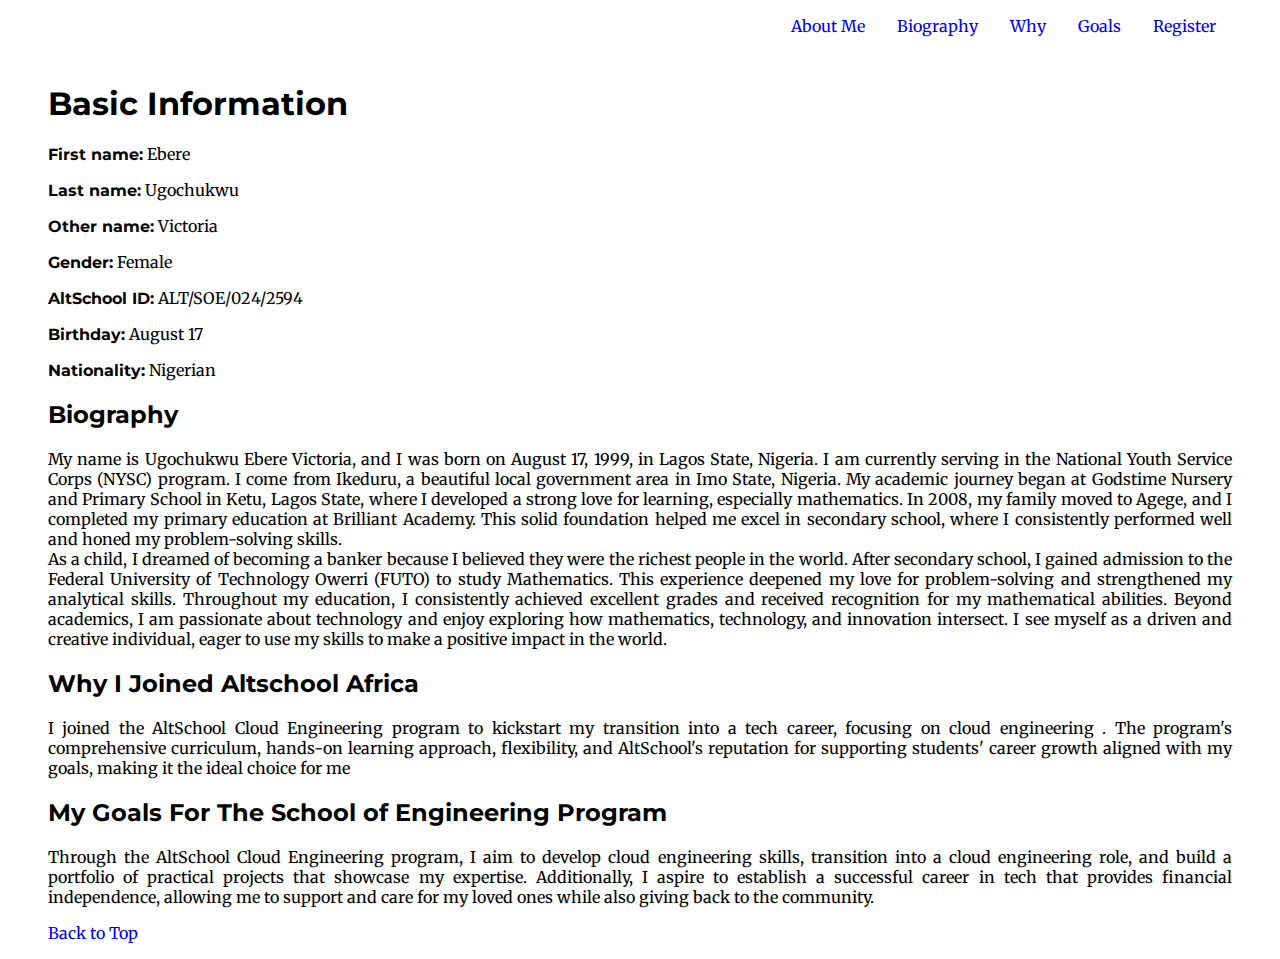
<file: HTML ASS ONE/index.html>
<!DOCTYPE html>
<html lang="en">
  <head>
    <meta charset="UTF-8" />
    <meta name="viewport" content="width=device-width, initial-scale=1.0" />
    <title>Ebere's Altschool Profile</title>
    <link href="https://fonts.googleapis.com/css2?family=Merriweather:ital@1&family=Montserrat&display=swap" rel="stylesheet">
    <style>
      *,
      *::before,
      *::after {
        box-sizing: border-box;
      }

      :root {
        --ff-primary: "Montserrat", sans-serif;
        --ff-secondary: "Merriweather", sans-serif;
      }
      html {
        scroll-behavior: smooth;
      }
      .nav__list {
        list-style: none;
        display: flex;
        justify-content: flex-end;
      }
    
      li {
        margin: 0 1rem;
      }
      a {
        text-decoration: none;
        font-family: var(--ff-secondary);
      }
      body {
        background-color: #fff;
        margin: 1rem 3rem;
      }

      main {
        text-align: justify;
        margin-top: 3rem;
      }
      span {
        font-weight: bold;
        font-family: var(--ff-primary);
      }
      h1,h2 {
        font-family: var(--ff-primary);
      }
      p{
        font-family: var(--ff-secondary);
      }
    </style>
  </head>
  <body id="body">
    <header class="navbar">
      <ul class="nav__list">
        <!-- Nav Items-->
        <li><a href="#about_me" class="nav__link">About Me</a></li>
        <li><a href="#bio" class="nav__link">Biography</a></li>
        <li><a href="#reason" class="nav__link">Why</a></li>
        <li><a href="#goal" class="nav__link">Goals</a></li>
        <li><a href="form.html" class="nav__link">Register</a></li>
      </ul>
    </header>
    <main>
      <section id="about_me">
        <h1>Basic Information</h1>
        <div class="myProfile">
          <p><span>First name:</span> Ebere</p>
          <p><span>Last name:</span> Ugochukwu</p>
          <p><span>Other name:</span> Victoria</p>
          <p><span>Gender:</span> Female</p>
          <p><span>AltSchool ID:</span> ALT/SOE/024/2594</p>
          <p><span>Birthday:</span> August 17</p>
          <p><span>Nationality:</span> Nigerian</p>
        </div>
      </section>
      <section id="bio">
        <h2>Biography</h2>
        <p>
          My name is Ugochukwu Ebere Victoria, and I was born on August 17,
          1999, in Lagos State, Nigeria. I am currently serving in the National
          Youth Service Corps (NYSC) program. I come from Ikeduru, a beautiful
          local government area in Imo State, Nigeria. My academic journey began
          at Godstime Nursery and Primary School in Ketu, Lagos State, where I
          developed a strong love for learning, especially mathematics. In 2008,
          my family moved to Agege, and I completed my primary education at
          Brilliant Academy. This solid foundation helped me excel in secondary
          school, where I consistently performed well and honed my
          problem-solving skills.<br />
          As a child, I dreamed of becoming a banker because I believed they
          were the richest people in the world. After secondary school, I gained
          admission to the Federal University of Technology Owerri (FUTO) to
          study Mathematics. This experience deepened my love for
          problem-solving and strengthened my analytical skills. Throughout my
          education, I consistently achieved excellent grades and received
          recognition for my mathematical abilities. Beyond academics, I am
          passionate about technology and enjoy exploring how mathematics,
          technology, and innovation intersect. I see myself as a driven and
          creative individual, eager to use my skills to make a positive impact
          in the world.
        </p>
      </section>
      <section id="reason">
        <h2>Why I Joined Altschool Africa</h2>
        <p>
          I joined the AltSchool Cloud Engineering program to kickstart my
          transition into a tech career, focusing on cloud engineering . The
          program's comprehensive curriculum, hands-on learning approach,
          flexibility, and AltSchool's reputation for supporting students'
          career growth aligned with my goals, making it the ideal choice for me
        </p>
      </section>
      <section id="goal">
        <h2>My Goals For The School of Engineering Program</h2>
        <p>
          Through the AltSchool Cloud Engineering program, I aim to develop
          cloud engineering skills, transition into a cloud engineering role,
          and build a portfolio of practical projects that showcase my
          expertise. Additionally, I aspire to establish a successful career in
          tech that provides financial independence, allowing me to support and
          care for my loved ones while also giving back to the community.
        </p>
      </section>
    </main>
    <footer><a href="#body">Back to Top</a></footer>
  </body>
</html>
</file>
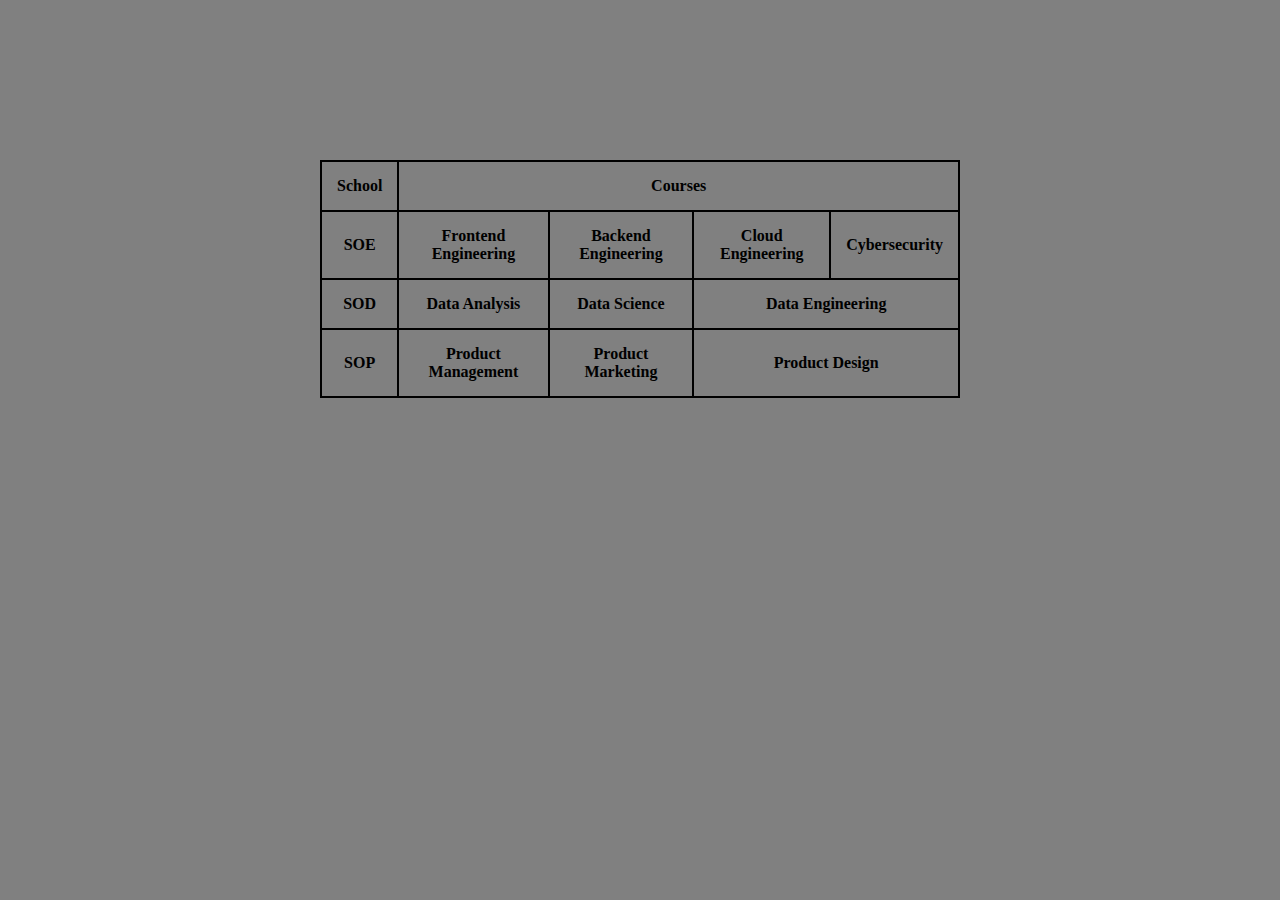
<file: HTML Assignment two/index.html>
<!DOCTYPE html>
<html lang="en">
<head>
    <meta charset="UTF-8">
    <meta name="viewport" content="width=<device-width>, initial-scale=1.0">
    <title>Altschool Courses</title>
    <style>
        *,
        *::before,
        *::after {
        margin: 0;
        padding: 0;
        box-sizing: border-box;
      }
        body{
            background: gray;
        }
        table{
            width: 50%;
            margin: 10rem 20rem;
            font-family: Verdana;
            font-weight: bold;
        }
        table, th, td{
            border: 2px solid black;
            border-collapse: collapse;
        }
        th, td{
            padding: 15px;
            text-align: center;
        }

    </style>
</head>
<body>
    <table>
        <tr>
            <th>School</th>
            <th colspan="4">Courses</th>
        </tr>
        <tr>
            <td>SOE</td>
            <td>Frontend Engineering</td>
            <td>Backend Engineering</td>
            <td>Cloud Engineering</td>
            <td>Cybersecurity</td>
        </tr>
        <tr>
            <td>SOD</td>
            <td>Data Analysis</td>
            <td>Data Science</td>
            <td colspan="2">Data Engineering</td>
        </tr>
        <tr>
            <td>SOP</td>
            <td>Product Management</td>
            <td>Product Marketing</td>
            <td colspan="2">Product Design</td>
        </tr>
        

            
            

        
    </table>
</body>
</html>
</file>
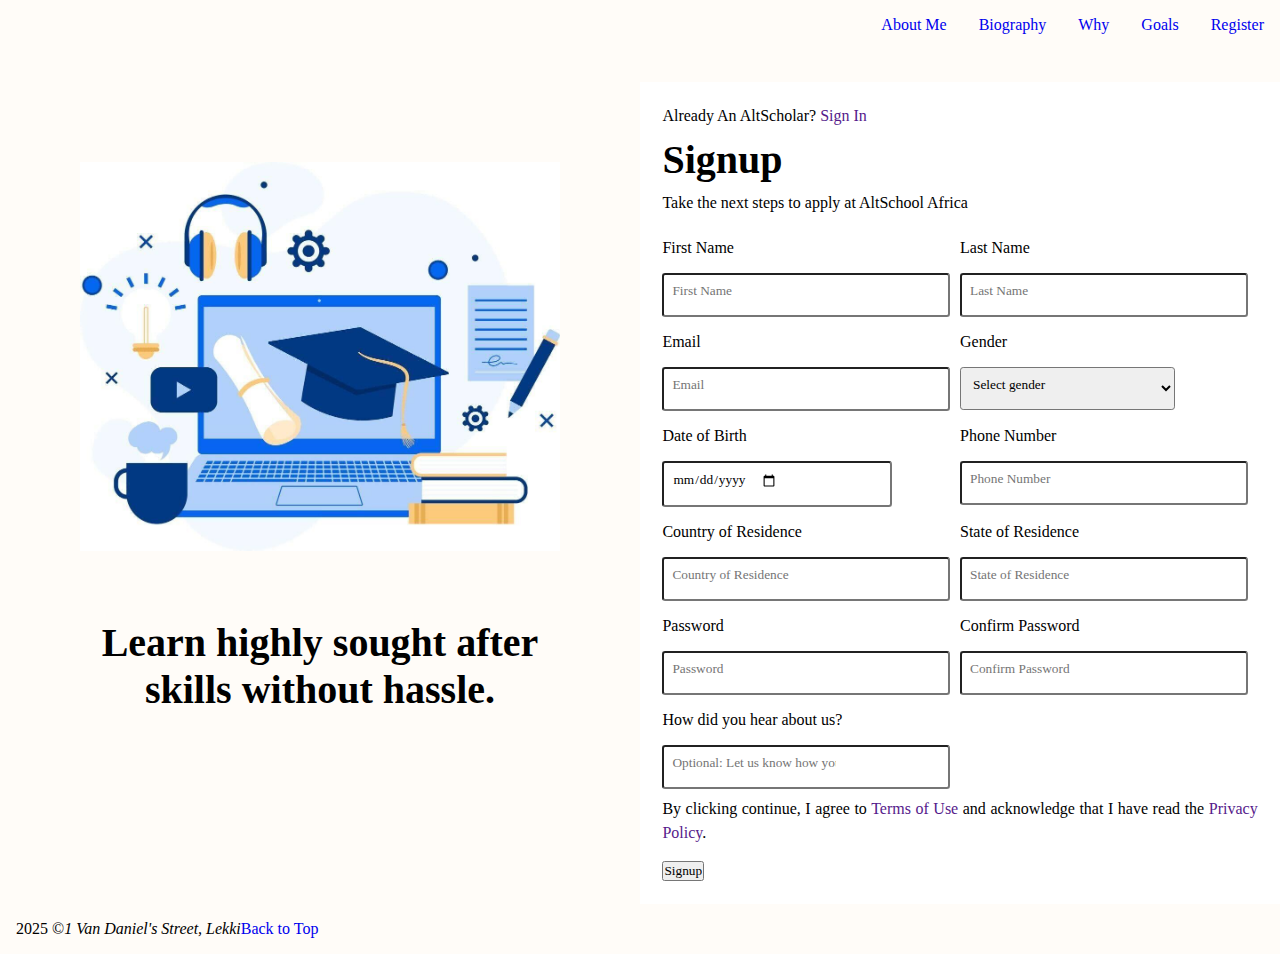
<file: HTML ASS ONE/form.html>
<!DOCTYPE html>
<html lang="en">
<head>
    <meta charset="UTF-8">
    <meta name="viewport" content="width=device-width, initial-scale=1.0">
    <title>Document</title>
    <style>
      *,
      *::before,
      *::after {
        margin: 0;
        padding: 0;
        box-sizing: border-box;
      }

      body {
        font-family: "Raleway", serif;
        background-color: #fffcf8;
      }

      main {
        display: flex;
        flex-direction: row-reverse;
        text-align: justify;
        margin-top: 3rem;
      }

      header {
        margin-top: 1rem;
      }

      #learn {
        flex-basis: 50%;
        text-align: center;
        margin-top: 5rem;
      }

      #signup {
        flex-basis: 50%;
        background-color: #fff;
      }

      input,
      select,
      label {
        font-family: "Raleway", serif;
        margin-top: 1rem;
      }

      ul {
        list-style: none;
        display: flex;
        justify-content: flex-end;
      }

      li {
        margin: 0 1rem;
      }

      p {
        line-height: 1.5rem;
        margin: 0.5rem 0;
      }

      a {
        text-decoration: none;
      }

      .container_signup {
        margin: 1.4rem;
      }

      label,
      input {
        display: flex;
        flex-direction: column;
      }

      input[type="text"],
      input[type="date"],
      input[type="email"],
      input[type="password"],
      select {
        padding: 0.5rem 7rem 1rem 0.5rem;
        border-radius: 0.2rem;
      }

      form {
        width: 100%;
      }

      img {
        width: 30rem;
      }

      .form-group {
        display: flex;
      }

      .form-control {
        flex-basis: 50%;
      }

      .to-top {
        float: right;
      }
      footer {
        display: flex;
        text-align: center;
        padding: 1rem;
      }
    </style>
    
</head>
<body>
    <header class="navbar">
        <ul class="nav__list">
          <!-- Nav Items-->
          <li><a href="index.html" class="nav__link">About Me</a></li>
          <li><a href="index.html#bio" class="nav__link">Biography</a></li>
          <li><a href="index.html#reason" class="nav__link">Why</a></li>
          <li><a href="index.html#goal" class="nav__link">Goals</a></li>
          <li><a href="form.html" class="nav__link">Register</a></li>
        </ul>
      </header> 
        <main id="main">
          <section class="basic_info" id="signup">
            <div class="container_signup">
              <p>
                Already An AltScholar? <span><a href="">Sign In</a></span>
              </p>
              <div class="title">
                <h1 style="font-size: 2.5rem">Signup</h1>
                <p>Take the next steps to apply at AltSchool Africa</p>
              </div>
              <div class="container_form">
                <form action="">
                  <div class="form-group">
                    <div class="form-control">
                      <label for="First Name">First Name</label>
                      <input type="text" placeholder="First Name" />
                    </div>
                    <div class="form-control">
                      <label for="Last Name">Last Name</label>
                      <input type="text" placeholder="Last Name" />
                    </div>
                  </div>
                  <div class="form-group">
                    <div class="form-control">
                      <label for="Email">Email</label>
                      <input type="email" placeholder="Email" />
                    </div>
                    <div class="form-control">
                      <label for="gender">Gender</label>
                      <select name="gender" id="gender">
                        <option value="">Select gender</option>
                        <option value="male">Male</option>
                        <option value="female">Female</option>
                      </select>
                    </div>
                  </div>
                  <div class="form-group">
                    <div class="form-control">
                      <label for="dob">Date of Birth</label>
                      <input type="date" />
                    </div>
                    <div class="form-control">
                      <label for="phone_no">Phone Number</label>
                      <input type="text" placeholder="Phone Number" />
                    </div>
                  </div>
                  <div class="form-group">
                    <div class="form-control">
                      <label for="country">Country of Residence</label>
                      <input type="text" placeholder="Country of Residence" />
                    </div>
                    <div class="form-control">
                      <label for="state">State of Residence</label>
                      <input type="text" placeholder="State of Residence" />
                    </div>
                  </div>
                  <div class="form-group">
                    <div class="form-control">
                      <label for="pswd">Password</label>
                      <input type="password" placeholder="Password" />
                    </div>
                    <div class="form-control">
                      <label for="state">Confirm Password</label>
                      <input type="password" placeholder="Confirm Password" />
                    </div>
                  </div>
                  <label for="referral">How did you hear about us?</label>
                  <input
                    type="text"
                    placeholder="Optional: Let us know how you found us"
                  />
                  <p>
                    By clicking continue, I agree to
                    <span><a href="">Terms of Use</a></span> and acknowledge that I
                    have read the <span><a href="">Privacy Policy</a></span
                    >.
                  </p>
                  <input type="submit" value="Signup" />
                </form>
              </div>
            </div>
          </section>
          <section id="learn">
            <div class="container_learn">
              <img src="assets/images/altschoolimage.jpeg" alt="" />
              <h2 style="font-size: 2.5rem; margin-top: 4rem">
                Learn highly sought after <br />skills without hassle.
              </h2>
            </div>
          </section>
        </main>
        <footer>
          2025 &copy;
          <address>1 Van Daniel's Street, Lekki</address>
          <a class="to-top" href="#header">Back to Top</a>
        </footer>
        
            
      </main>
</body>
</html>
</file>
<file: style.css>
body {
    font-family: "Liter", serif, "Albert Sans","M PLUS Rounded 1c","IBM Plex Sans";
    background-color: rgba(80, 66, 173, 0.502);
  }
  h1 {
    font-size: 50px;
    margin-top: 2rem;
    font-weight: 300;
    text-align: center;
    color: white;
  }
  .student-id {
    font-size: 40px;
    color: white;
    text-align: center;
    font-weight: 50;
  }
  .assign-links {
    font-size: 25px;
    text-align: center;
    color: white;
    font-weight: 30;
  }

  
  .custom-button {
    background-color:rgba(80, 66, 173, 0.502); 
    color: white; /* White text */
    padding: 10px 20px;
    font-size: 16px;
    border: none;
    border-radius: 5px;
    cursor: pointer;
    transition: all 0.3s ease;
    margin: 30px;
  }
  
  a {
    text-decoration: none;
    color: aliceblue;
  }
  
  .custom-button:hover {
    background-color: rgb (rgb(128, 0, 70), rgba(80, 66, 173, 0.502)); 
  }
  
  .custom-button:active {
    transform: scale(0.95); /* Slight shrink effect on click */
  }
</file>
<file: assign_css1/style.css>
*,
*::before,
*::after {
    box-sizing: border-box;
}

body {
    font-family: "Liter", serif;
    background-color: #202020;
}
.container {
    position: relative;
    height: 450px;
    margin: 3em 13rem;
    background-color: #202020;
    border: 12px solid #E5E7EB;
    
}
.top-div {
    position: absolute;
    width: 250px;
    margin: 4em 5em;
    background-color: #FF0095;
    border-radius: 4px;
    left: 30px;
    z-index: 2;
}
.bottom-div {
    position: absolute;
    width: 400px;
    height: 250px;
    margin: 5rem 2.5rem;
    background-color: #E5E7EB;
    border-radius: 7px;
    z-index: 1;
}
p {
    font-family: "Liter", serif;
    margin-top: 5em;
    padding-left:15px;
    margin-inline:11px;
    font-size: smaller;
    font-weight: 800;
    letter-spacing: 1px;
    line-height: 25px;
}
h2 {
    text-align: center;
    font-weight: 800;
}
</file>
<file: assign_css2/style.css>
*::before,
*::after {
  box-sizing: border-box;
}
body {
  background-color: #ffffff;
  font-family: "Liter", serif;
}
.header {
  width: 1270px;
  height: 210px;
  border-bottom: 8px;
}

h1 {
  margin: 1em 17rem;
}
.first-paragraph {
  margin: 1em 17rem;
  line-height: 20px;
}
section {
  background-color: #666666;
  height: 300px;
}
.container {
  position: relative;
}
.top-div {
  position: absolute;
  background-color: #ffbf00;
  margin: 2.5em 15.5em;
  width: 300px;
  border-bottom: ridge 5px #cc9900;
}
.bottom-div {
  position: absolute;
  width: 600px;
  height: 250px;
  background-color: #ffffff;
  margin: 2rem 16rem;
}
.bottom-paragraph1 {
  margin-top: 4.5em;
  padding-left: 15px;
  line-height: 23px;
}
.bottom-paragraph2 {
  margin-top: 1em;
  padding-left: 15px;
  line-height: 23px;
}
h2 {
  padding-left: 15px;
  font-size: larger;
}
</file>
<file: assign_css3/style.css>
*,
*::before,
*::after {
    box-sizing: border-box;
}
body {
    background-color: #A7A8CD;
}
.container {
    position: relative;
    height: 450px;
    margin: 3em 13rem;
    background-color: #A7A8CD;
    border: 12px solid #E5E7EB;
}
.top-div {
    position: absolute;
    width: 250px;
    height: 40px;
    margin: 2.5rem 4.6rem;
    background-color: yellow;
    border-radius: 10px;
}

img {
    position: absolute;
    width: 600px;
    height: 190px;
    margin: 2rem 5rem;
    border-top-left-radius: 8px;
    border-top-right-radius: 8px;
}
.bottom-div {
    position: absolute;
    background-color: #E5E7EB;
    width: 600px;
    height: 158px;
    margin: 13.7rem 5rem;
    border-bottom-left-radius: 8px;
    border-bottom-right-radius: 8px;
}
h2 {
    padding-left: 15px;
}
p {
    padding-left: 15px;
    padding-right: 20px;
    margin-bottom: 5em;
}
</file>
<file: assign_css4/style.css>
*,
*:before,
*:after{
    padding: 0;
    margin: 0;
    box-sizing: border-box;
}
body {
    background: #f5f7fa;
    display: flex;
    height: 100vh;
    justify-content: center;
    align-items: center;
    font-family: "Liter", serif, "Albert Sans","M PLUS Rounded 1c","IBM Plex Sans";

}
.container {
    background-color: #f5f7fa;
    display: flex;
    width: 100%;
    max-width: 1200px;
    justify-content: space-between;
    margin: 2rem 8rem;  
    
}
#main {
    background-color: white;
    background-size: cover;
    padding: 15px;
}
form {
    width: 80%;   
    
}
.row {
    width: 100%;
    display: grid;
    grid-template-columns: repeat(auto-fit,minmax(100px,1fr));
    margin-bottom: 10px;
    
}
label {
    font-size: 15px;
    color: black;
    margin-top: 10px;
    font-weight: 400;
    
    
}
input, select {
    width: 95%;
    height: 30px;
    font-weight: 400;
    border-radius: 3px;
    border: 1.2px solid #c4cae0;
    margin-top: 5px;
   
}
input:focus,
select:focus {
    outline: none;
    border-color: brown;
}
button{
    border: none;
    background: #2EC4B6;
    color: white;
    columns: whitte;
    width: 95%;
    height: 30px;
    cursor: pointer;
}
.paragraph1 {
    color: #737373;
    font-size: smaller;
    margin-top: 20px;
}
.paragraph2 {
    font-size: smaller;
    margin-left: 10px;
}
img {
    width: 80px;
    display: flex;
    margin-top: 20px;
}
</file>
<file: assign_css5/style.css>
* {
    margin: 0;
    padding: 0;
    box-sizing: border-box;
}

body {
    font-family: "Liter", serif, "Albert Sans","M PLUS Rounded 1c","IBM Plex Sans";
    background-color: #f8f9fc;
    color: #333;
    line-height: 1.6;
}

/* Navigation */
.nav {
    display: flex;
    justify-content: space-between;
    align-items: center;
    padding: 20px 40px;
    background: white;
    box-shadow: 0 2px 4px rgba(0,0,0,0.05);
}

.logo {
    display: flex;
    align-items: center;
    gap: 10px;
    font-size: 1.5rem;
    font-weight: 600;
    color: #333;
    text-decoration: none;
}

.logo img {
    height: 40px;
}

.nav-links {
    display: flex;
    gap: 30px;
    align-items: center;
}

.nav-links a {
    text-decoration: none;
    color: #333;
}

.account-btn {
    border: 2px solid #333;
    padding: 8px 16px;
    border-radius: 4px;
}

/* Main Content */
.container {
    max-width: 1200px;
    margin: 40px auto;
    padding: 0 20px;
    display: flex;
    gap: 40px;
}

.checkout-form {
    flex: 1;
    background: white;
    padding: 40px;
    border-radius: 4px;
    box-shadow: 0 2px 4px rgba(0,0,0,0.05);
}

.section-title {
    font-size: 2rem;
    margin-bottom: 30px;
    color: #333;
}

.form-section {
    margin-bottom: 40px;
}

.section-header {
    display: flex;
    align-items: center;
    gap: 10px;
    margin-bottom: 20px;
}

.section-number {
    background: #e8f2ff;
    color: #1d82f5;
    width: 24px;
    height: 24px;
    border-radius: 50%;
    display: flex;
    align-items: center;
    justify-content: center;
    font-weight: 600;
}

.form-row {
    display: flex;
    gap: 20px;
    margin-bottom: 20px;
}

.form-group {
    flex: 1;
}

label {
    display: block;
    margin-bottom: 8px;
    color: #333;
}

input {
    width: 100%;
    padding: 12px;
    border: 1px solid #ddd;
    border-radius: 4px;
    background: #f8f9fc;
}

.card-input {
    display: flex;
    gap: 10px;
}

.card-input input:last-child {
    width: 80px;
}

.buy-button {
    width: 100%;
    padding: 15px;
    background: #00b571;
    color: white;
    border: none;
    border-radius: 4px;
    font-size: 1rem;
    cursor: pointer;
    margin-top: 20px;
}

.help-text {
    text-align: center;
    margin-top: 20px;
    color: #666;
}

.help-text a {
    color: #1d82f5;
    text-decoration: none;
}

/* Price Card */
.price-card {
    width: 380px;
    background: #1d82f5;
    color: white;
    padding: 40px;
    border-radius: 4px;
}

.plan-name {
    font-size: 1.5rem;
    margin-bottom: 20px;
}

.price {
    font-size: 4rem;
    margin-bottom: 10px;
}

.price span {
    font-size: 1rem;
}

.renewal-text {
    font-style: italic;
    margin-bottom: 30px;
}

.features {
    list-style: none;
    margin-bottom: 30px;
}

.features li {
    display: flex;
    align-items: center;
    gap: 10px;
    margin-bottom: 15px;
}

.features i {
    color: white;
}

.upgrade-text {
    margin-bottom: 30px;
}

.upgrade-text a {
    color: white;
    text-decoration: underline;
}

.testimonial {
    border-top: 1px solid rgba(255,255,255,0.2);
    padding-top: 30px;
    font-style: italic;
}

.testimonial-author {
    display: flex;
    align-items: center;
    gap: 10px;
    margin-top: 20px;
}

.testimonial-author img {
    width: 40px;
    height: 40px;
    border-radius: 50%;
}

.stripe-badge {
    text-align: center;
    margin-top: 30px;
}

.footer {
    text-align: center;
    padding: 20px;
    color: #666;
}

.footer a {
    color: #1d82f5;
    text-decoration: none;
}
</file>
<file: assign_css6/style.css>
* {
    margin: 0;
    padding: 0;
    box-sizing: border-box;
    font-family: "Liter", serif, "Albert Sans","M PLUS Rounded 1c","IBM Plex Sans";
}

body {
    background: linear-gradient(135deg, #f8f9ff 0%, #ffffff 100%);
}

.navbar {
    display: flex;
    justify-content: space-between;
    align-items: center;
    padding: 1.5rem 5%;
    background: transparent;
}

.logo {
    display: flex;
    align-items: center;
    font-size: 1.5rem;
    font-weight: bold;
    color: #000;
    text-decoration: none;
}

.logo img {
    height: 24px;
    margin-right: 8px;
}

.nav-links {
    display: flex;
    gap: 2rem;
    align-items: center;
}

.nav-links a {
    text-decoration: none;
    color: #333;
    font-weight: 500;
}

.nav-links .features {
    position: relative;
}

.nav-links .features::after {
    content: "▼";
    font-size: 0.8em;
    margin-left: 5px;
}

.cta-buttons {
    display: flex;
    gap: 1rem;
}

.btn {
    padding: 0.6rem 1.2rem;
    border-radius: 50px;
    text-decoration: none;
    font-weight: 500;
}

.btn-login {
    color: #333;
}

.btn-try {
    background: #0066FF;
    color: white;
}

.hero {
    text-align: center;
    padding: 4rem 5%;
    max-width: 1200px;
    margin: 0 auto;
}

.hero h1 {
    font-size: 3.5rem;
    line-height: 1.2;
    margin-bottom: 1.5rem;
    color: #000;
}

.highlight {
    color: #0066FF;
    position: relative;
}

.highlight::after {
    content: '';
    position: absolute;
    bottom: -5px;
    left: 0;
    width: 100%;
    height: 4px;
    background: #0066FF;
    border-radius: 2px;
}

.hero p {
    font-size: 1.2rem;
    color: #666;
    max-width: 800px;
    margin: 0 auto 2rem;
    line-height: 1.6;
}

.hero-buttons {
    display: flex;
    gap: 1rem;
    justify-content: center;
}

.btn-large {
    padding: 1rem 2rem;
    font-size: 1.1rem;
}

@media (max-width: 800px) {
    .nav-links {
        display: none;
    }

    .hero h1 {
        font-size: 2.5rem;
    }

    .hero p {
        font-size: 1rem;
        padding: 0 1rem;
    }

    .hero-buttons {
        flex-direction: column;
        align-items: center;
    }

    .btn-large {
        width: 80%;
        text-align: center;
    }
}
.x92jd {
    max-width: 1200px;
    margin: 0 auto;
    padding: 60px 20px;
    text-align: center;
}

.h37ky {
    font-size: 48px;
    font-weight: 700;
    margin-bottom: 20px;
    line-height: 1.2;
}

.b52mn {
    color: #0066FF;
}

.p94xt {
    color: #536079;
    font-size: 18px;
    max-width: 700px;
    margin: 0 auto 60px;
    line-height: 1.5;
}

.c73lq {
    position: relative;
    display: flex;
    justify-content: center;
    margin: 80px 0;
    padding: 40px 0;
}

.w45pj {
    flex: 1;
    min-width: 300px;
    max-width: 360px;
    padding: 40px;
    border-radius: 16px;
    border: 1px solid #E5E7EB;
    text-align: left;
    background: white;
    position: relative;
    z-index: 1;
}

.m67nx {
    background: #1E2B3A;
    color: white;
    padding: 60px 40px;
    margin-top: -40px;
    margin-bottom: -40px;
    z-index: 2;
    margin-left: -10px;
    margin-right: -10px;
    box-shadow: 0 4px 6px -1px rgba(0, 0, 0, 0.1), 0 2px 4px -1px rgba(0, 0, 0, 0.06);
}

.t28dk {
    font-size: 24px;
    margin-bottom: 24px;
}

.p52jx {
    font-size: 48px;
    font-weight: 700;
    margin-bottom: 16px;
}

.d94hs {
    color: #536079;
    margin-bottom: 32px;
    font-size: 16px;
}

.m67nx .d94hs {
    color: #94A3B8;
}

.l63xt {
    list-style: none;
}

.i47ym {
    display: flex;
    align-items: center;
    gap: 12px;
    margin-bottom: 16px;
    color: #1E2B3A;
    font-size: 15px;
}

.m67nx .i47ym {
    color: white;
}

.s83jk {
    width: 20px;
    height: 20px;
    fill: #0066FF;
    flex-shrink: 0;
}

.b37kt {
    display: flex;
    gap: 16px;
    justify-content: center;
    margin-top: 40px;
}

.g94mx {
    padding: 14px 28px;
    border-radius: 50px;
    font-size: 16px;
    font-weight: 500;
    cursor: pointer;
    border: 1px solid #0066FF;
    background: transparent;
    color: #0066FF;
    transition: all 0.3s ease;
}

.h26lp {
    background: #0066FF;
    color: white;
}

@media (max-width: 1024px) {
    .c73lq {
        flex-direction: column;
        align-items: center;
        gap: 20px;
        margin: 40px 0;
        padding: 0;
    }
    
    .w45pj {
        width: 100%;
        max-width: 400px;
        margin: 0;
    }
    
    .m67nx {
        margin: 0;
        padding: 40px;
    }
}

@media (max-width: 768px) {
    .h37ky {
        font-size: 36px;
        padding: 0 20px;
    }
    
    .p94xt {
        font-size: 16px;
        padding: 0 20px;
    }
    
    .b37kt {
        flex-direction: column;
        align-items: center;
        padding: 0 20px;
    }
    
    .g94mx {
        width: 100%;
        max-width: 300px;
    }
}

.hero-section2 {
    background: linear-gradient(135deg, #1E2B3A 0%, #0D1117 100%);
    height: 500px;
    padding: 40px 20px;
    display: flex;
    justify-content: center;
    align-items: center;
}

.form-container {
    max-width: 600px;
    margin: 0 auto;
    background: white;
    border-radius: 16px;
    padding: 40px;
}

.form-group {
    display: flex;
    flex-direction: column;
    gap: 20px;
}

.input-field {
    width: 100%;
    padding: 12px 16px;
    border: 1px solid #E5E7EB;
    border-radius: 50px;
    font-size: 16px;
    outline: none;
}

.input-field:focus {
    border-color: #0066FF;
}

.input-row {
    display: flex;
    gap: 16px;
}

.select-wrapper {
    position: relative;
    flex: 1;
}

.select-wrapper select {
    width: 100%;
    appearance: none;
    padding-right: 40px;
    cursor: pointer;
}

.select-wrapper::after {
    content: '';
    position: absolute;
    right: 16px;
    top: 50%;
    transform: translateY(-50%);
    border-left: 5px solid transparent;
    border-right: 5px solid transparent;
    border-top: 5px solid #666;
    pointer-events: none;
}

.submit-btn {
    background: #0066FF;
    color: white;
    border: none;
    border-radius: 50px;
    padding: 14px;
    font-size: 16px;
    font-weight: 500;
    cursor: pointer;
    display: flex;
    align-items: center;
    justify-content: center;
    gap: 8px;
}

.terms-text {
    font-size: 14px;
    color: #666;
    text-align: center;
}

.terms-text a {
    color: #0066FF;
    text-decoration: none;
}

.faq-section {
    max-width: 800px;
    margin: 80px auto;
    padding: 0 20px;
}

.faq-title {
    font-size: 48px;
    font-weight: 700;
    margin-bottom: 40px;
    display: flex;
    align-items: center;
    gap: 16px;
    color: #1E2B3A;
}

.faq-title::before {
    content: '';
    width: 4px;
    height: 40px;
    background: #0066FF;
}

.faq-item {
    border-bottom: 1px solid #E5E7EB;
}

.faq-question {
    padding: 24px 0;
    display: flex;
    justify-content: space-between;
    align-items: center;
    cursor: pointer;
    font-size: 18px;
    font-weight: 500;
    color: #1E2B3A;
}

.faq-question::after {
    content: '+';
    font-size: 24px;
    color: #666;
}

.faq-item.active .faq-question::after {
    content: '−';
}

.faq-answer {
    max-height: 0;
    overflow: hidden;
    transition: max-height 0.3s ease-out;
    color: #536079;
    line-height: 1.6;
}

.faq-item.active .faq-answer {
    max-height: 200px;
    padding-bottom: 24px;
}

@media (max-width: 640px) {
    .input-row {
        flex-direction: column;
    }
    
    .faq-title {
        font-size: 36px;
    }
}

.hero-section {
    display: flex;
    justify-content: space-between;
    margin-bottom: 80px;
    padding: 0px 40px;
}

.hero-title {
    font-size: 48px;
    font-weight: 700;
    line-height: 1.1;
    max-width: 300px;
}

.blue-text {
    color: #0066FF;
}

.stats-container {
    display: grid;
    grid-template-columns: repeat(4, auto);
    gap: 40px;
}

.stat-item {
    text-align: left;
}

.stat-number {
    font-size: 36px;
    font-weight: 700;
    margin-bottom: 8px;
}

.stat-text {
    color: #333;
    font-size: 14px;
    max-width: 120px;
    line-height: 1.4;
}

.features-section {
    display: flex;
    gap: 80px;
    padding: 0px 40px;
}

.features-header {
    flex: 1;
}

.features-title {
    font-size: 36px;
    font-weight: 700;
    margin-bottom: 24px;
    display: flex;
    align-items: center;
    gap: 16px;
}

.features-title::before {
    content: '';
    width: 4px;
    height: 36px;
    background-color: #0066FF;
    display: inline-block;
}

.features-description {
    color: #333;
    line-height: 1.6;
    font-size: 16px;
}

.features-grid {
    flex: 1;
    display: grid;
    grid-template-columns: repeat(2, 1fr);
    gap: 40px;
}

.feature-item {
    display: flex;
    flex-direction: column;
    gap: 16px;
}

.feature-icon {
    width: 48px;
    height: 48px;
    background-color: #e6efff;
    border-radius: 50%;
    display: flex;
    align-items: center;
    justify-content: center;
}

.feature-icon svg {
    width: 24px;
    height: 24px;
    fill: #0066FF;
}

.feature-title {
    font-size: 24px;
    font-weight: 600;
}

.feature-text {
    color: #333;
    line-height: 1.5;
    font-size: 14px;
}

@media (max-width: 1024px) {
    .hero-section, .features-section {
        flex-direction: column;
    }

    .stats-container {
        grid-template-columns: repeat(2, 1fr);
        margin-top: 40px;
    }
}

@media (max-width: 768px) {
    body {
        padding: 20px;
    }

    .hero-title {
        font-size: 36px;
    }

    .features-grid {
        grid-template-columns: 1fr;
    }
}

@media (max-width: 480px) {
    .stats-container {
        grid-template-columns: 1fr;
    }
}

.hero-section2 {
    background: linear-gradient(135deg, #1E2B3A 0%, #0D1117 100%);
    height: 500px;
    padding: 40px 20px;
    display: flex;
    justify-content: center;
    align-items: center;
}

.form-container {
    max-width: 600px;
    margin: 0 auto;
    background: white;
    border-radius: 16px;
    padding: 40px;
}

.form-group {
    display: flex;
    flex-direction: column;
    gap: 20px;
}

.input-field {
    width: 100%;
    padding: 12px 16px;
    border: 1px solid #E5E7EB;
    border-radius: 50px;
    font-size: 16px;
    outline: none;
}

.input-field:focus {
    border-color: #0066FF;
}

.input-row {
    display: flex;
    gap: 16px;
}

.select-wrapper {
    position: relative;
    flex: 1;
}

.select-wrapper select {
    width: 100%;
    appearance: none;
    padding-right: 40px;
    cursor: pointer;
}

.select-wrapper::after {
    content: '';
    position: absolute;
    right: 16px;
    top: 50%;
    transform: translateY(-50%);
    border-left: 5px solid transparent;
    border-right: 5px solid transparent;
    border-top: 5px solid #666;
    pointer-events: none;
}

.submit-btn {
    background: #0066FF;
    color: white;
    border: none;
    border-radius: 50px;
    padding: 14px;
    font-size: 16px;
    font-weight: 500;
    cursor: pointer;
    display: flex;
    align-items: center;
    justify-content: center;
    gap: 8px;
}

.terms-text {
    font-size: 14px;
    color: #666;
    text-align: center;
}

.terms-text a {
    color: #0066FF;
    text-decoration: none;
}

.faq-section {
    max-width: 800px;
    margin: 80px auto;
    padding: 0 20px;
}

.faq-title {
    font-size: 48px;
    font-weight: 700;
    margin-bottom: 40px;
    display: flex;
    align-items: center;
    gap: 16px;
    color: #1E2B3A;
}

.faq-title::before {
    content: '';
    width: 4px;
    height: 40px;
    background: #0066FF;
}

.faq-item {
    border-bottom: 1px solid #E5E7EB;
}

.faq-question {
    padding: 24px 0;
    display: flex;
    justify-content: space-between;
    align-items: center;
    cursor: pointer;
    font-size: 18px;
    font-weight: 500;
    color: #1E2B3A;
}

.faq-question::after {
    content: '+';
    font-size: 24px;
    color: #666;
}

.faq-item.active .faq-question::after {
    content: '−';
}

.faq-answer {
    max-height: 0;
    overflow: hidden;
    transition: max-height 0.3s ease-out;
    color: #536079;
    line-height: 1.6;
}

.faq-item.active .faq-answer {
    max-height: 200px;
    padding-bottom: 24px;
}

@media (max-width: 640px) {
    .input-row {
        flex-direction: column;
    }
    
    .faq-title {
        font-size: 36px;
    }
}

.wave-section {
    background: linear-gradient(180deg, #1E2B3A 0%, #0D1117 100%);
    position: relative;
    padding: 100px 20px;
    text-align: center;
    overflow: hidden;
}

.wave-section::before {
    content: '';
    position: absolute;
    top: 0;
    left: 0;
    right: 0;
    height: 100%;
    background-image: url('data:image/svg+xml,<svg viewBox="0 0 1440 320" xmlns="http://www.w3.org/2000/svg"><path fill="%231E2B3A" d="M0,96L48,112C96,128,192,160,288,160C384,160,480,128,576,112C672,96,768,96,864,112C960,128,1056,160,1152,160C1248,160,1344,128,1392,112L1440,96L1440,320L1392,320C1344,320,1248,320,1152,320C1056,320,960,320,864,320C768,320,672,320,576,320C480,320,384,320,288,320C192,320,96,320,48,320L0,320Z"></path></svg>');
    background-size: cover;
    background-position: center;
    opacity: 0.1;
    pointer-events: none;
}

.wave-title {
    color: white;
    font-size: 48px;
    font-weight: 700;
    margin-bottom: 32px;
    position: relative;
    z-index: 1;
}

.get-started-btn {
    background: #0066FF;
    color: white;
    border: none;
    padding: 14px 32px;
    border-radius: 50px;
    font-size: 16px;
    font-weight: 500;
    cursor: pointer;
    transition: background 0.3s ease;
}

.get-started-btn:hover {
    background: #0052cc;
}

.footer {
    background: #f8fafc;
    padding: 80px 20px 40px;
}

.footer-content {
    max-width: 1200px;
    margin: 0 auto;
    display: grid;
    grid-template-columns: 1.5fr repeat(4, 1fr);
    gap: 40px;
}

.footer-brand {
    display: flex;
    flex-direction: column;
    gap: 24px;
}

.footer-logo {
    display: flex;
    align-items: center;
    gap: 8px;
    font-size: 24px;
    font-weight: 700;
    color: #1E2B3A;
    text-decoration: none;
}

.social-links {
    display: flex;
    gap: 16px;
}

.social-icon {
    width: 24px;
    height: 24px;
    color: #1E2B3A;
}

.footer-column h3 {
    color: #1E2B3A;
    font-size: 18px;
    margin-bottom: 24px;
    font-weight: 600;
}

.footer-links {
    list-style: none;
    display: flex;
    flex-direction: column;
    gap: 16px;
}

.footer-links a {
    color: #536079;
    text-decoration: none;
    font-size: 15px;
    transition: color 0.3s ease;
}

.footer-links a:hover {
    color: #0066FF;
}

.footer-bottom {
    max-width: 1200px;
    margin: 40px auto 0;
    padding-top: 20px;
    border-top: 1px solid #E5E7EB;
    display: flex;
    justify-content: flex-end;
    gap: 24px;
    color: #536079;
    font-size: 14px;
}

.footer-bottom a {
    color: #536079;
    text-decoration: none;
}

@media (max-width: 1200px) {
    .footer-content {
        grid-template-columns: repeat(3, 1fr);
    }

    .footer-brand {
        grid-column: 1 / -1;
    }
}

@media (max-width: 768px) {
    .wave-title {
        font-size: 36px;
        padding: 0 20px;
    }

    .footer-content {
        grid-template-columns: repeat(2, 1fr);
    }
}

@media (max-width: 640px) {
    .footer-content {
        grid-template-columns: 1fr;
        gap: 40px;
    }

    .footer-bottom {
        flex-direction: column;
        align-items: center;
        text-align: center;
        gap: 12px;
    }
}
</file>
